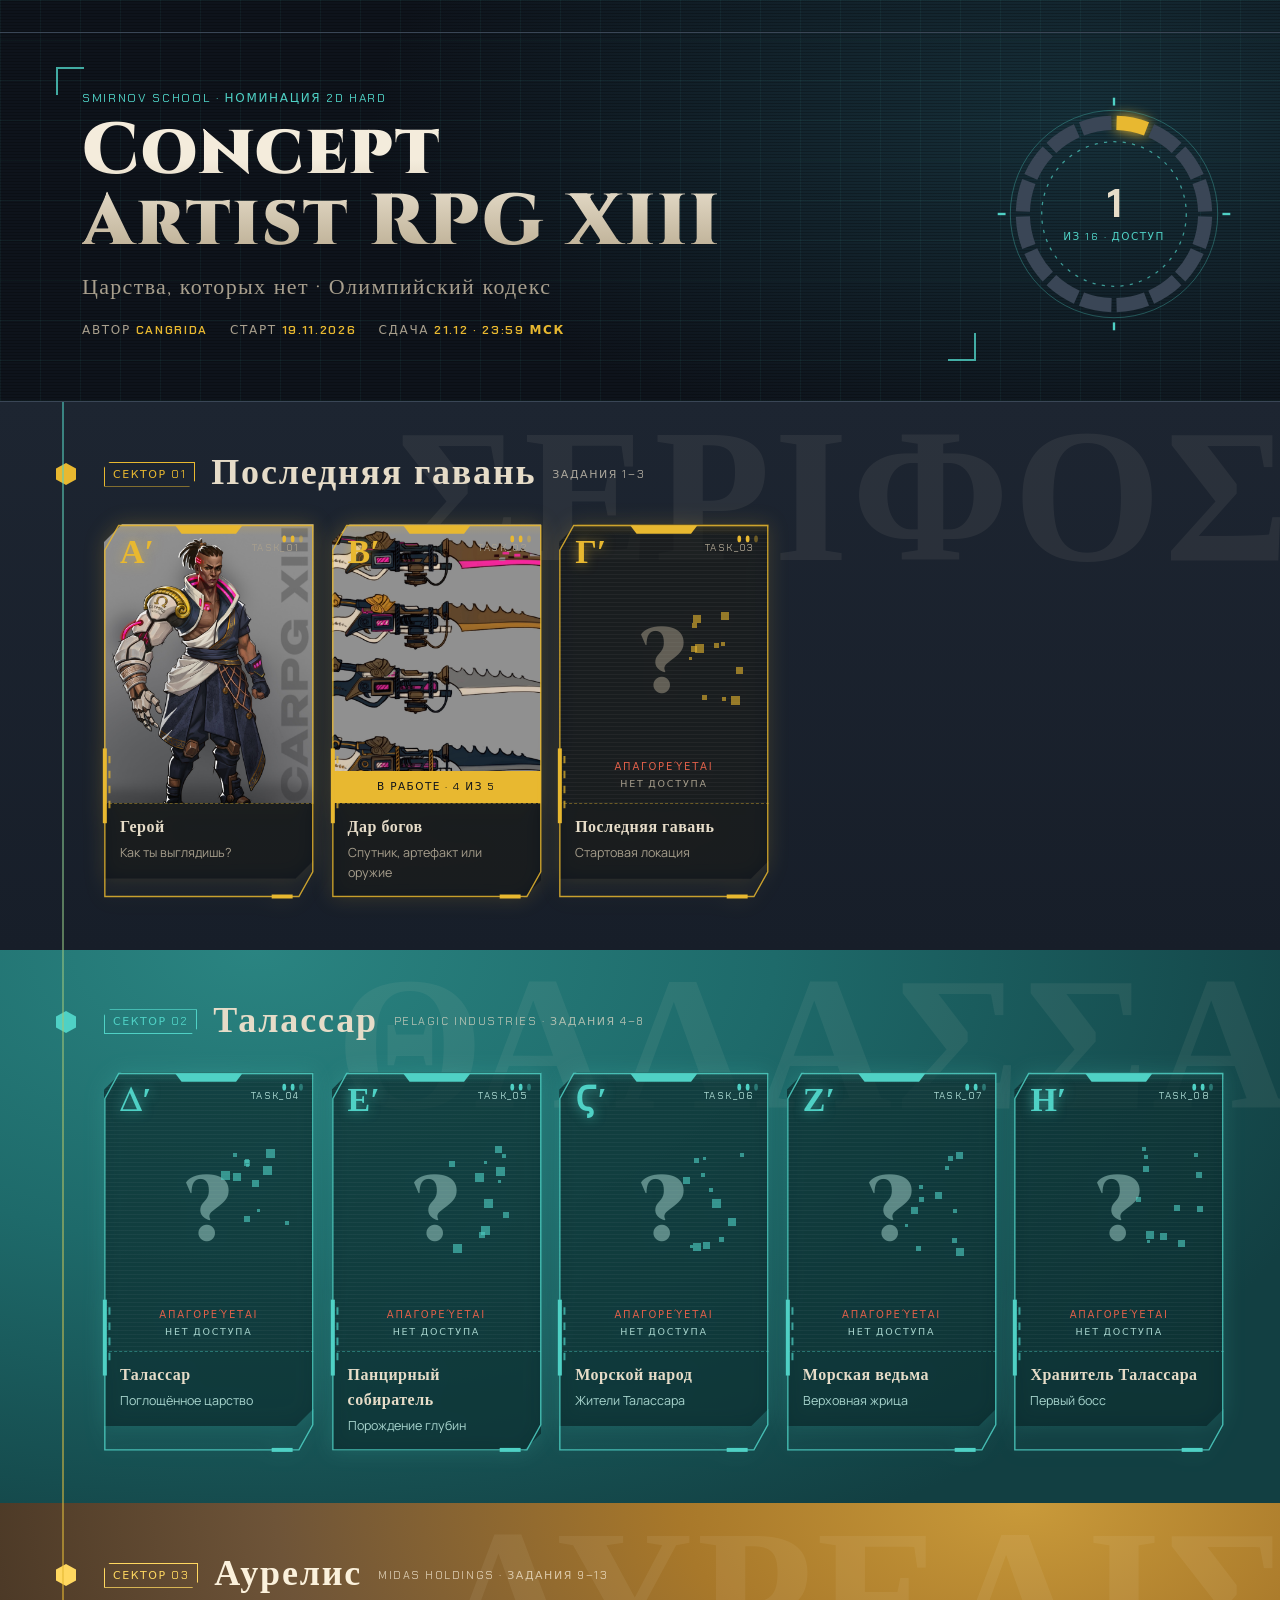
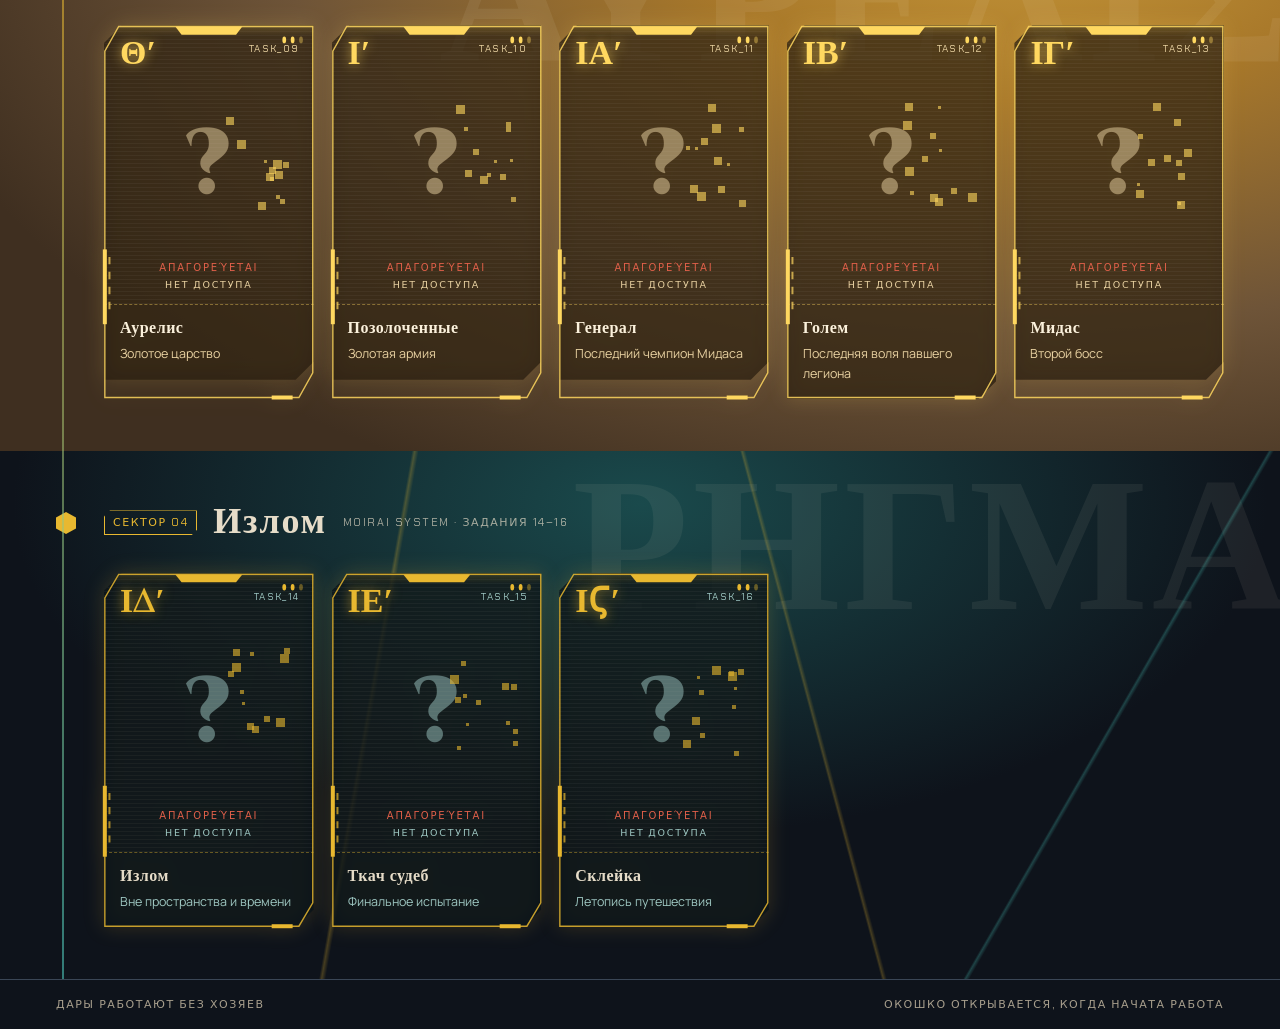
<file: carpg13/index.html>
<!doctype html>
<html lang="ru">
<head>
<meta charset="utf-8">
<meta name="viewport" content="width=device-width, initial-scale=1, viewport-fit=cover">
<style>:root{padding-top:env(safe-area-inset-top,0px);padding-bottom:env(safe-area-inset-bottom,0px)}body{margin:0}img{max-width:100%}[hidden]{display:none!important}</style>
<title>Адвент CARPG XIII</title>
<meta name="claude:viewport-fit-sides" content="cover">
<link rel="stylesheet" href="https://fonts.googleapis.com/css2?family=Cinzel:wght@500;700;900&family=Chakra+Petch:wght@400;600&family=Manrope:wght@400;600&display=swap">
<style>
/* Layout: экран молчащего сервера Olympus - шапка-терминал с круговой шкалой, сквозная дорожка-схема пути героя, полосы четырёх миров с HUD-окошками */
:root{
  --void:#0e131b; --night:#1d2531; --night-2:#252f3d; --line:#3a4656;
  --bone:#e6dcc8; --bone-dim:#a89f8d;
  --teal:#1e6a6a; --teal-deep:#123f42; --glow:#4fd1c5;
  --bronze:#6e5438; --bronze-deep:#3f2f20; --gold:#e8b830; --ochre:#a8782a;
  --alert:#e0604a;
  --display:"Cinzel","Trajan Pro",Georgia,serif;
  --hud:"Chakra Petch","Segoe UI",system-ui,sans-serif;
  --body:"Manrope","Segoe UI",system-ui,sans-serif;
  color-scheme:dark;
}
*{box-sizing:border-box}
body{background:var(--void);color:var(--bone);font-family:var(--body);font-size:15px;line-height:1.55;overflow-x:hidden}
.in{max-width:1200px;margin:0 auto;padding-left:max(16px,env(safe-area-inset-left,0px));padding-right:max(16px,env(safe-area-inset-right,0px))}
.hud{font-family:var(--hud);text-transform:uppercase;letter-spacing:.14em}

/* ===== шапка-терминал ===== */
header{position:relative;background:
  linear-gradient(rgba(79,209,197,.06) 1px,transparent 1px) 0 0/40px 40px,
  linear-gradient(90deg,rgba(79,209,197,.06) 1px,transparent 1px) 0 0/40px 40px,
  radial-gradient(80% 120% at 85% 30%,#16303a,var(--void) 70%);overflow:hidden;border-bottom:1px solid var(--line)}
header::after{content:"";position:absolute;inset:0;pointer-events:none;background:repeating-linear-gradient(0deg,rgba(0,0,0,.22) 0 1px,transparent 1px 3px)}
.ticker{border-bottom:1px solid var(--line);overflow:hidden;white-space:nowrap;font-size:11.5px;color:var(--glow);padding-block:7px;position:relative;z-index:1}
.ticker span{display:inline-block;padding-left:100%}
@media (prefers-reduced-motion:no-preference){.ticker span{animation:tick 38s linear infinite}}
@keyframes tick{to{transform:translateX(-100%)}}
.ticker b{color:var(--alert);font-weight:600}
.top{position:relative;z-index:1;display:grid;grid-template-columns:minmax(0,1fr) auto;gap:28px;align-items:center;padding-block:34px 40px}
@media (max-width:760px){.top{grid-template-columns:1fr}}
.brk{position:relative;padding:22px 26px}
.brk::before,.brk::after{content:"";position:absolute;width:26px;height:26px;border:2px solid var(--glow);opacity:.8}
.brk::before{top:0;left:0;border-right:0;border-bottom:0}
.brk::after{bottom:0;right:0;border-left:0;border-top:0}
.sys{font-size:12px;color:var(--glow)}
h1{font-family:var(--display);font-weight:900;font-size:clamp(32px,6.6vw,72px);line-height:.98;letter-spacing:.03em;margin:10px 0 12px;text-wrap:balance;
  background:linear-gradient(180deg,#f4ecdc 30%,#b9ab90);-webkit-background-clip:text;background-clip:text;color:transparent}
.theme{font-family:var(--display);font-size:clamp(16px,2.4vw,22px);color:var(--bone-dim);letter-spacing:.06em}
.byline{margin-top:16px;display:flex;flex-wrap:wrap;gap:8px 22px;font-size:12px;color:var(--bone-dim)}
.byline b{color:var(--gold);font-weight:600}
.gauge{width:220px;max-width:100%;justify-self:center;position:relative}
.gauge svg{width:100%;height:auto;display:block;overflow:visible}
.gauge .c{position:absolute;inset:0;display:grid;place-items:center;text-align:center}
.gauge .c strong{display:block;font-family:var(--hud);font-size:40px;line-height:1;color:var(--bone)}
.gauge .c span{display:block;font-size:10.5px;color:var(--glow);margin-top:6px}

/* ===== путь героя ===== */
main{position:relative}
.trace{position:absolute;top:0;bottom:0;left:max(22px,calc(50% - 600px + 22px));width:2px;background:linear-gradient(var(--glow),var(--gold) 55%,var(--glow));opacity:.55;z-index:2;pointer-events:none}
@media (max-width:900px){.trace{display:none}}

/* ===== миры ===== */
.realm{position:relative;overflow:hidden;padding-block:44px 52px}
.realm .in{position:relative;z-index:1}
@media (min-width:901px){.realm .in{padding-left:max(64px,env(safe-area-inset-left,0px))}}
.ghost{position:absolute;right:-1%;top:6px;font-family:var(--display);font-weight:900;font-size:clamp(70px,15vw,190px);line-height:1;letter-spacing:.02em;opacity:.07;pointer-events:none;white-space:nowrap;color:currentColor;z-index:0}
.head{display:flex;flex-wrap:wrap;align-items:center;gap:10px 16px;margin-bottom:22px;position:relative}
.node{position:absolute;left:-48px;top:50%;transform:translateY(-50%);width:20px;height:22px;background:var(--acc);clip-path:polygon(50% 0,100% 25%,100% 75%,50% 100%,0 75%,0 25%);filter:drop-shadow(0 0 8px var(--acc))}
@media (max-width:900px){.node{display:none}}
.sector{font-size:11px;color:var(--acc);border:1px solid var(--acc);padding:3px 8px;clip-path:polygon(6px 0,100% 0,100% calc(100% - 6px),calc(100% - 6px) 100%,0 100%,0 6px)}
.head h2{font-family:var(--display);font-weight:700;font-size:clamp(24px,3.6vw,36px);letter-spacing:.05em;margin:0}
.head .corp{font-size:11px;opacity:.7}
.r-harbor{background:linear-gradient(180deg,var(--night),#171e29);color:var(--bone);--acc:var(--gold);--card:rgba(14,19,27,.7);--dim:var(--bone-dim)}
.r-thal{background:radial-gradient(90% 120% at 20% 0%,#2a8481,var(--teal) 45%,var(--teal-deep));color:var(--bone);--acc:var(--glow);--card:rgba(10,40,42,.72);--dim:#a9d6cf}
.r-aur{background:radial-gradient(90% 120% at 80% 0%,#c99a3a,var(--ochre) 30%,var(--bronze) 65%,var(--bronze-deep));color:#fbf1dc;--acc:#ffd860;--card:rgba(40,28,16,.72);--dim:#ead3a3}
.r-rift{background:radial-gradient(70% 90% at 50% 10%,#1a4a4c,var(--void) 70%);color:var(--bone);--acc:var(--gold);--card:rgba(10,20,26,.78);--dim:#9fc8c3}
.r-rift::before{content:"";position:absolute;inset:0;pointer-events:none;opacity:.25;background:
  linear-gradient(100deg,transparent 30%,var(--gold) 30.2%,transparent 30.5%),
  linear-gradient(75deg,transparent 62%,var(--gold) 62.15%,transparent 62.4%),
  linear-gradient(120deg,transparent 80%,var(--glow) 80.15%,transparent 80.4%)}

.grid{display:grid;grid-template-columns:repeat(auto-fill,minmax(200px,1fr));gap:22px 18px}

/* ===== окошко-HUD ===== */
.door{position:relative;display:block;min-width:0;padding:0;border:0;background:none;color:inherit;font:inherit;text-align:left;filter:drop-shadow(0 0 10px color-mix(in srgb,var(--acc) 22%,transparent))}
.door .body{position:relative;background:var(--card);clip-path:polygon(18px 0,100% 0,100% calc(100% - 18px),calc(100% - 18px) 100%,0 100%,0 18px)}
.door svg.frame{position:absolute;inset:0;width:100%;height:100%;pointer-events:none;z-index:3;overflow:visible}
.door svg.frame *{vector-effect:non-scaling-stroke}
.pic{aspect-ratio:3/4;max-width:100%;position:relative;display:grid;place-items:center;overflow:hidden;
  background:repeating-linear-gradient(0deg,rgba(255,255,255,.04) 0 1px,transparent 1px 4px)}
.pic img{width:100%;height:100%;object-fit:cover;display:block}
.gr{position:absolute;top:12px;left:16px;font-family:var(--display);font-weight:900;font-size:34px;line-height:1;color:var(--acc);text-shadow:0 0 12px color-mix(in srgb,var(--acc) 60%,transparent)}
.tid{position:absolute;top:16px;right:14px;font-size:10px;color:var(--dim)}
.q{font-family:var(--display);font-weight:900;font-size:92px;line-height:1;color:var(--dim);opacity:.5;position:relative}
.q::before,.q::after{content:"?";position:absolute;inset:0;opacity:0}
@media (prefers-reduced-motion:no-preference){
  .q{animation:jit 3.6s steps(1) infinite}
  .q::before{color:var(--acc);animation:sl1 3.6s steps(1) infinite}
  .q::after{color:var(--alert);animation:sl2 3.6s steps(1) infinite}
  .px i{animation:fl 2.4s steps(2) infinite}
  .door:hover .scan{animation:scan 1.1s linear}
}
@keyframes jit{0%,88%,100%{transform:none}90%{transform:translate(3px,-1px)}93%{transform:translate(-4px,1px)}}
@keyframes sl1{0%,88%,100%{opacity:0}90%{opacity:.7;clip-path:inset(20% 0 55% 0);transform:translateX(-6px)}}
@keyframes sl2{0%,91%,100%{opacity:0}93%{opacity:.6;clip-path:inset(60% 0 15% 0);transform:translateX(7px)}}
@keyframes fl{50%{opacity:.15}}
@keyframes scan{from{top:-10%}to{top:110%}}
.scan{position:absolute;left:0;right:0;top:-10%;height:14%;background:linear-gradient(transparent,color-mix(in srgb,var(--acc) 35%,transparent),transparent);pointer-events:none;z-index:2}
.px{position:absolute;inset:0;pointer-events:none}
.px i{position:absolute;background:var(--acc);opacity:.6}
.deny{position:absolute;left:0;right:0;bottom:12px;text-align:center;font-size:10px;color:var(--alert);letter-spacing:.18em}
.deny small{display:block;color:var(--dim);font-size:9.5px;margin-top:2px}
.cap{padding:11px 16px 16px;border-top:1px dashed color-mix(in srgb,var(--acc) 40%,transparent);display:grid;gap:3px}
.cap strong{font-family:var(--display);font-weight:700;font-size:16px;letter-spacing:.03em;text-wrap:balance}
.cap span{font-size:12.5px;color:var(--dim)}
button.door{cursor:zoom-in}
a.door{text-decoration:none;cursor:pointer}
a.door:focus-visible{outline:2px solid var(--acc);outline-offset:4px}
.pic img{object-position:top}
.wip{position:absolute;left:0;right:0;bottom:0;padding:8px 10px;font-size:10.5px;color:var(--void);background:var(--acc);text-align:center;z-index:2}
button.door:focus-visible{outline:2px solid var(--acc);outline-offset:4px}

footer{border-top:1px solid var(--line);background:var(--void);font-size:11px;color:var(--bone-dim)}
footer .in{padding-block:16px;display:flex;flex-wrap:wrap;justify-content:space-between;gap:6px 16px}

/* lightbox */
.lb{position:fixed;inset:0;background:rgba(8,11,16,.96);z-index:20;display:grid;grid-template-rows:auto 1fr auto;
  padding:calc(12px + env(safe-area-inset-top,0px)) max(16px,env(safe-area-inset-right,0px)) calc(14px + env(safe-area-inset-bottom,0px)) max(16px,env(safe-area-inset-left,0px))}
.lb-top{display:flex;justify-content:space-between;align-items:center;gap:12px}
.lb-top h3{font-family:var(--display);font-weight:700;margin:0;font-size:20px;min-width:0}
.lb button{background:transparent;color:var(--glow);border:1px solid var(--glow);padding:6px 14px;font:600 12px var(--hud);letter-spacing:.14em;text-transform:uppercase;cursor:pointer;clip-path:polygon(6px 0,100% 0,100% calc(100% - 6px),calc(100% - 6px) 100%,0 100%,0 6px)}
.lb-img{overflow:auto;display:grid;place-items:center;min-height:0;margin-block:10px}
.lb-img img{max-width:100%;max-height:100%;cursor:zoom-in}
.lb-img.zoom{place-items:start}
.lb-img.zoom img{max-width:none;max-height:none;cursor:zoom-out}
.lb-desc{max-width:70ch;margin:0 auto;color:var(--bone-dim);font-size:14px;white-space:pre-line}
</style>
</head>
<body>

<header>
  <div class="ticker hud" aria-hidden="true"><span>Olympus Systems :: узел Сериф :: <b>ping olympus - нет ответа</b> :: Pelagic Industries - протоколы работают без оператора :: Midas Holdings - рост золота не остановлен :: Moirai System - нити судьбы рвутся :: дары активны · хозяева не отвечают :: <b>запрос доступа - отказано</b> ::</span></div>
  <div class="in top">
    <div class="brk">
      <div class="sys hud">Smirnov School · номинация 2D Hard</div>
      <h1>Concept Artist RPG XIII</h1>
      <div class="theme">Царства, которых нет · Олимпийский кодекс</div>
      <div class="byline hud"><span>Автор <b>Cangrida</b></span><span>Старт <b>19.11.2026</b></span><span>Сдача <b>21.12 · 23:59 МСК</b></span></div>
    </div>
    <div class="gauge" aria-label="Открыто окошек"><svg id="ring" viewBox="-70 -70 140 140"></svg>
      <div class="c"><div><strong id="opened">0</strong><span class="hud">из 16 · доступ</span></div></div></div>
  </div>
</header>

<main id="realms"><div class="trace" aria-hidden="true"></div></main>
<footer class="hud"><div class="in"><span>Дары работают без хозяев</span><span>Окошко открывается, когда начата работа</span></div></footer>

<div class="lb" id="lb" hidden role="dialog" aria-modal="true" aria-labelledby="lb-title">
  <div class="lb-top"><h3 id="lb-title"></h3><button type="button" id="lb-close">Закрыть</button></div>
  <div class="lb-img" id="lb-img"><img id="lb-pic" alt=""></div>
  <div class="lb-desc" id="lb-desc"></div>
</div>

<script>
/* Открыть окошко: положить картинку рядом (images/NN.jpg) и вписать img и desc. */
const REALMS=[
 {name:"Последняя гавань",ghost:"ΣΕΡΙΦΟΣ",sector:"сектор 01",corp:"задания 1–3",cls:"r-harbor",items:[1,2,3]},
 {name:"Талассар",ghost:"ΘΑΛΑΣΣΑ",sector:"сектор 02",corp:"Pelagic Industries · задания 4–8",cls:"r-thal",items:[4,5,6,7,8]},
 {name:"Аурелис",ghost:"ΑΥΡΕΛΙΣ",sector:"сектор 03",corp:"Midas Holdings · задания 9–13",cls:"r-aur",items:[9,10,11,12,13]},
 {name:"Излом",ghost:"ΡΗΓΜΑ",sector:"сектор 04",corp:"Moirai System · задания 14–16",cls:"r-rift",items:[14,15,16]}
];
const TASKS={
 1:{title:"Герой",sub:"Как ты выглядишь?",img:"images/01-final.jpg",desc:"",page:"task-01.html"},
 2:{title:"Дар богов",sub:"Спутник, артефакт или оружие",img:null,desc:"",page:"task-02.html",cover:"images/02-cvet.jpg",wip:"в работе · 4 из 5"},
 3:{title:"Последняя гавань",sub:"Стартовая локация",img:null,desc:""},
 4:{title:"Талассар",sub:"Поглощённое царство",img:null,desc:""},
 5:{title:"Панцирный собиратель",sub:"Порождение глубин",img:null,desc:""},
 6:{title:"Морской народ",sub:"Жители Талассара",img:null,desc:""},
 7:{title:"Морская ведьма",sub:"Верховная жрица",img:null,desc:""},
 8:{title:"Хранитель Талассара",sub:"Первый босс",img:null,desc:""},
 9:{title:"Аурелис",sub:"Золотое царство",img:null,desc:""},
 10:{title:"Позолоченные",sub:"Золотая армия",img:null,desc:""},
 11:{title:"Генерал",sub:"Последний чемпион Мидаса",img:null,desc:""},
 12:{title:"Голем",sub:"Последняя воля павшего легиона",img:null,desc:""},
 13:{title:"Мидас",sub:"Второй босс",img:null,desc:""},
 14:{title:"Излом",sub:"Вне пространства и времени",img:null,desc:""},
 15:{title:"Ткач судеб",sub:"Финальное испытание",img:null,desc:""},
 16:{title:"Склейка",sub:"Летопись путешествия",img:null,desc:""}
};
const GR=["","Α′","Β′","Γ′","Δ′","Ε′","Ϛ′","Ζ′","Η′","Θ′","Ι′","ΙΑ′","ΙΒ′","ΙΓ′","ΙΔ′","ΙΕ′","ΙϚ′"];
const FRAME=`<svg class="frame" viewBox="0 0 100 100" preserveAspectRatio="none" aria-hidden="true">
 <path d="M7 0.4 H99.6 V93 L93 99.6 H0.4 V7 Z" fill="none" stroke="var(--acc)" stroke-width="1.4" opacity=".85"/>
 <path d="M34 0.4 H66 L63 2.6 H37 Z" fill="var(--acc)"/>
 <path d="M0.4 60 V80" stroke="var(--acc)" stroke-width="4"/>
 <path d="M2.6 62 V64 M2.6 66 V68 M2.6 70 V72 M2.6 74 V76" stroke="var(--acc)" stroke-width="2" opacity=".7"/>
 <path d="M80 99.6 H90" stroke="var(--acc)" stroke-width="4"/>
 <circle cx="86" cy="4" r=".9" fill="var(--acc)"/><circle cx="90" cy="4" r=".9" fill="var(--acc)"/><circle cx="94" cy="4" r=".9" fill="var(--acc)" opacity=".4"/>
</svg>`;
function pixels(seed){let s=seed*7919;const r=()=>(s=(s*9301+49297)%233280)/233280;let h="";
  for(let k=0;k<12;k++){const sz=3+Math.floor(r()*7);h+=`<i style="left:${55+r()*32}%;top:${26+r()*38}%;width:${sz}px;height:${sz}px;animation-delay:${(r()*2).toFixed(2)}s"></i>`;}return h;}
const main=document.getElementById("realms");let opened=0;
for(const r of REALMS){
  const sec=document.createElement("section");sec.className="realm "+r.cls;
  sec.innerHTML=`<div class="ghost" aria-hidden="true">${r.ghost}</div><div class="in"><div class="head"><span class="node" aria-hidden="true"></span><span class="sector hud">${r.sector}</span><h2>${r.name}</h2><span class="corp hud">${r.corp}</span></div><div class="grid"></div></div>`;
  const grid=sec.querySelector(".grid");
  for(const n of r.items){
    const t=TASKS[n];const open=!!t.img;if(open)opened++;const page=!!t.page;
    const el=document.createElement(page?"a":open?"button":"div");el.className="door";
    if(page){el.href=t.page;el.setAttribute("aria-label",`Открыть страницу: ${n}. ${t.title}`);}
    else if(open){el.type="button";el.setAttribute("aria-label",`Открыть: ${n}. ${t.title}`);el.addEventListener("click",()=>show(n));}
    const cover=t.img||t.cover;
    el.innerHTML=`<div class="body"><div class="pic">${cover?`<img src="${cover}" alt="${t.title}" loading="lazy">${t.wip&&!t.img?`<span class="wip hud">${t.wip}</span>`:""}`
      :`<span class="q" aria-hidden="true">?</span><div class="px" aria-hidden="true">${pixels(n)}</div><div class="deny hud">απαγορεύεται<small>нет доступа</small></div>`}
      <span class="gr" aria-hidden="true">${GR[n]}</span><span class="tid hud">task_${String(n).padStart(2,"0")}</span><span class="scan" aria-hidden="true"></span></div>
      <div class="cap"><strong>${t.title}</strong><span>${t.sub}</span></div></div>${FRAME}`;
    grid.appendChild(el);
  }
  main.appendChild(sec);
}
/* круговая шкала из 16 сегментов */
(function(){const svg=document.getElementById("ring");let h="";const R=58,gap=3.2;
  for(let i=0;i<16;i++){const a0=(i*22.5+gap/2-90)*Math.PI/180,a1=((i+1)*22.5-gap/2-90)*Math.PI/180;
    const p=(a,rr)=>`${(rr*Math.cos(a)).toFixed(2)} ${(rr*Math.sin(a)).toFixed(2)}`;
    const lit=i<opened;
    h+=`<path d="M${p(a0,R)} A${R} ${R} 0 0 1 ${p(a1,R)}" fill="none" stroke="${lit?"#e8b830":"#3a4656"}" stroke-width="9" ${lit?'style="filter:drop-shadow(0 0 4px #e8b830)"':""}/>`;}
  h+=`<circle r="46" fill="none" stroke="#4fd1c5" stroke-width=".8" stroke-dasharray="2 4" opacity=".7"/>`;
  h+=`<circle r="66" fill="none" stroke="#4fd1c5" stroke-width=".6" opacity=".35"/>`;
  for(let i=0;i<4;i++){const a=i*Math.PI/2;h+=`<line x1="${(69*Math.cos(a)).toFixed(1)}" y1="${(69*Math.sin(a)).toFixed(1)}" x2="${(74*Math.cos(a)).toFixed(1)}" y2="${(74*Math.sin(a)).toFixed(1)}" stroke="#4fd1c5" stroke-width="1.5"/>`;}
  svg.innerHTML=h;})();
document.getElementById("opened").textContent=opened;
const lb=document.getElementById("lb"),pic=document.getElementById("lb-pic"),box=document.getElementById("lb-img");let last=null;
function show(n){const t=TASKS[n];last=document.activeElement;document.getElementById("lb-title").textContent=`${GR[n]} ${t.title}`;
  pic.src=t.img;pic.alt=t.title;document.getElementById("lb-desc").textContent=t.desc||"";box.classList.remove("zoom");lb.hidden=false;document.getElementById("lb-close").focus();}
function hide(){lb.hidden=true;if(last)last.focus();}
pic.addEventListener("click",()=>box.classList.toggle("zoom"));
document.getElementById("lb-close").addEventListener("click",hide);
lb.addEventListener("click",e=>{if(e.target===lb)hide();});
document.addEventListener("keydown",e=>{if(e.key==="Escape"&&!lb.hidden)hide();});
</script>

</body>
</html>
</file>
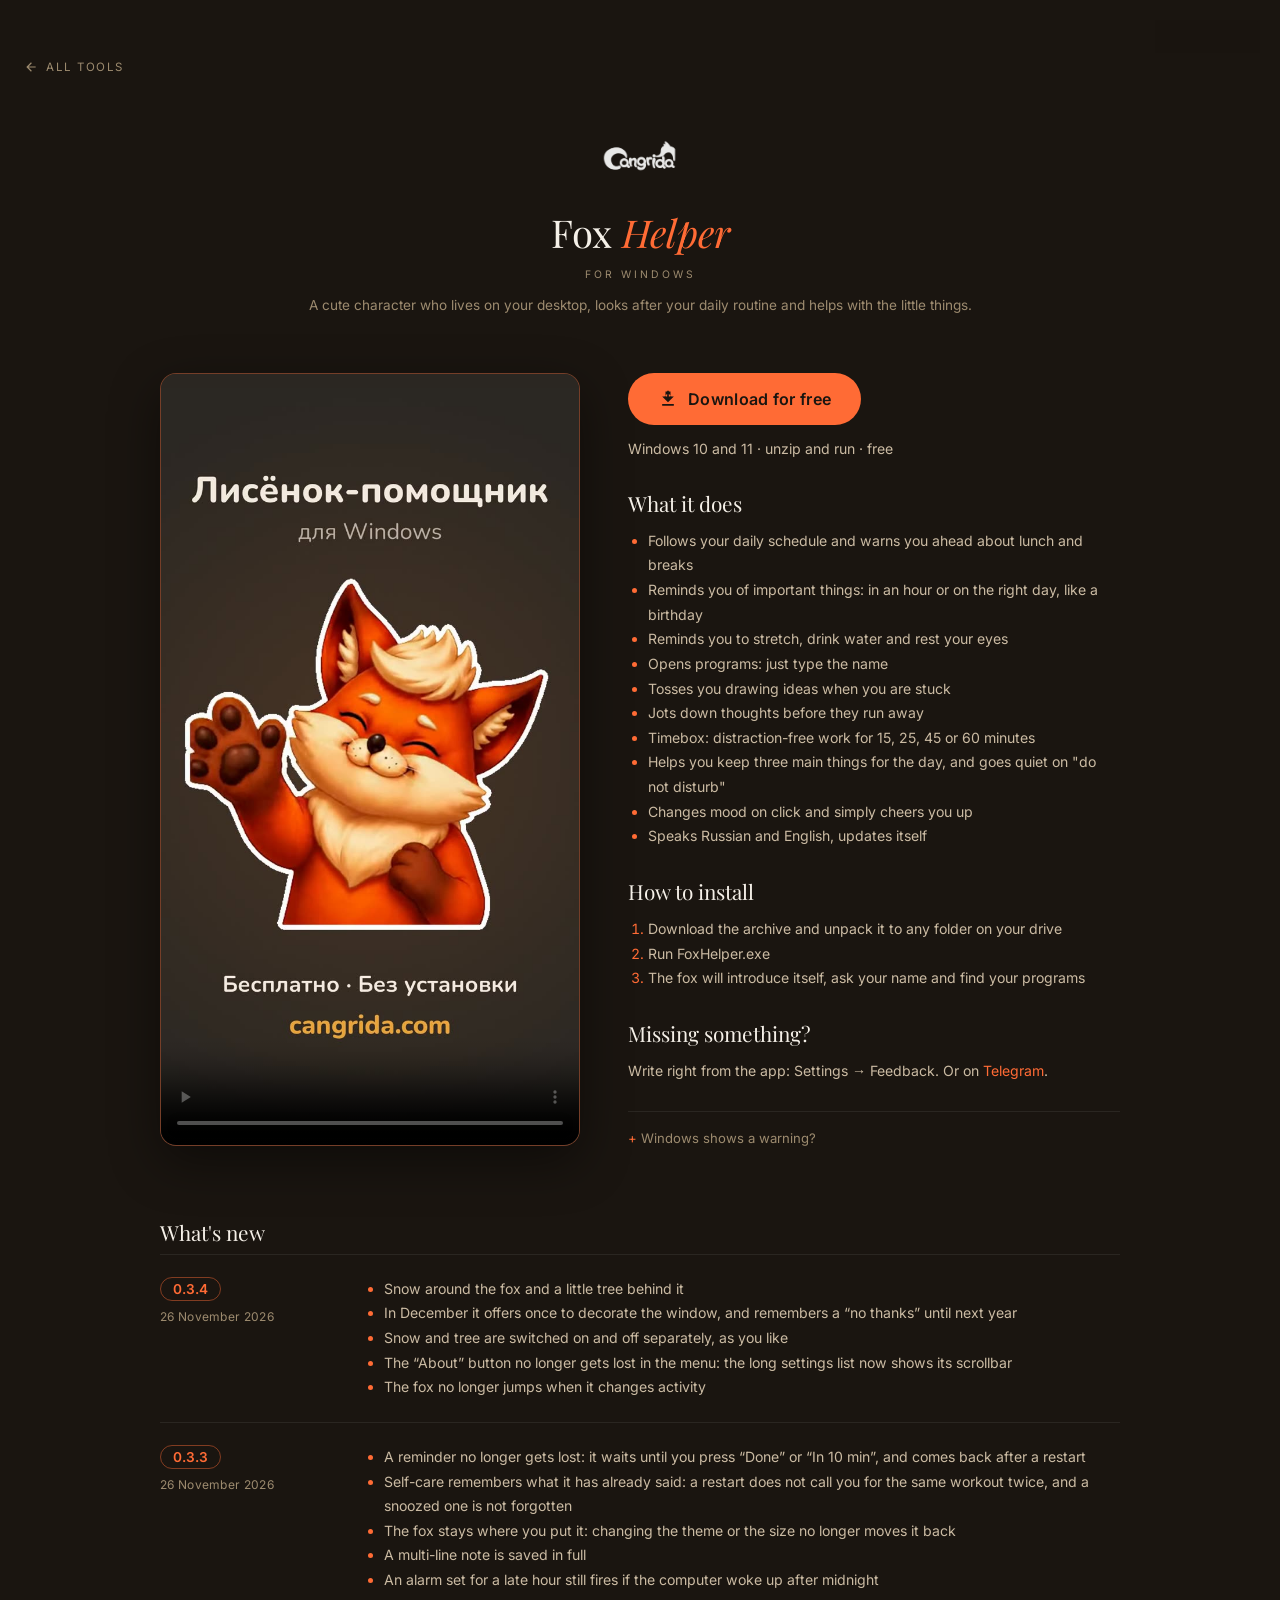
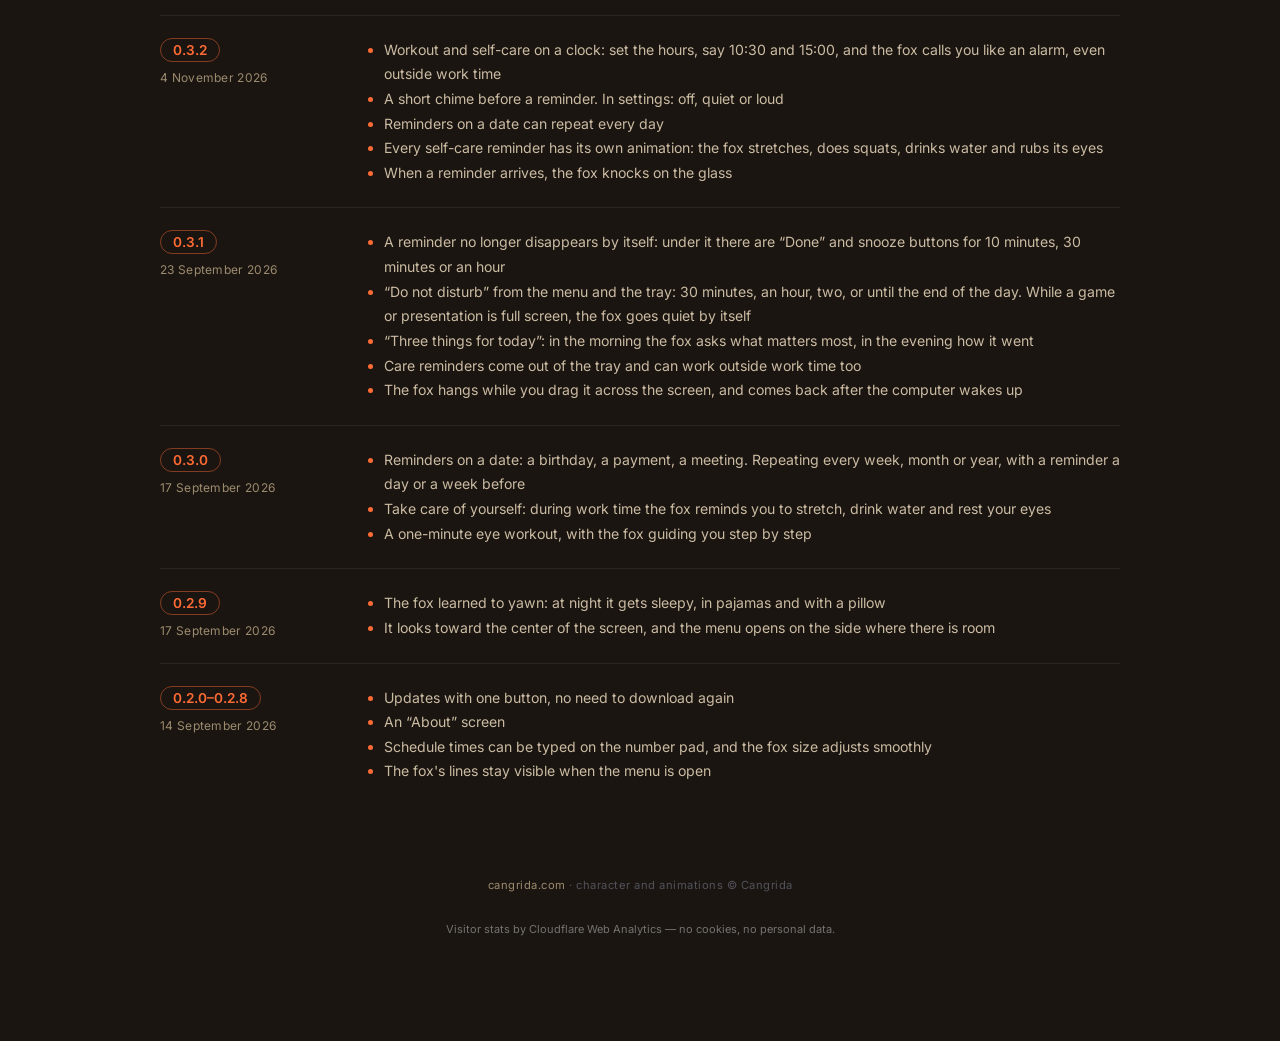
<file: fox-helper.html>
<!DOCTYPE html>
<html lang="ru">
<head>
<meta charset="UTF-8">
<meta name="viewport" content="width=device-width, initial-scale=1.0">
<title>Лисёнок-помощник для Windows · cangrida.com</title>
<meta name="description" content="Милый лисёнок на рабочем столе: следит за распорядком дня, напоминает, открывает программы и подкидывает идеи. Бесплатно для Windows.">
<meta property="og:type" content="website">
<meta property="og:url" content="https://cangrida.com/fox-helper.html">
<meta property="og:title" content="Лисёнок-помощник для Windows">
<meta property="og:description" content="Милый лисёнок на рабочем столе: следит за распорядком дня и помогает с мелочами. Бесплатно.">
<meta property="og:image" content="https://cangrida.com/posters/v-foxhelper.jpg">
<link rel="stylesheet" href="fonts.css">
<style>
*,*::before,*::after{box-sizing:border-box;margin:0;padding:0}

*,*::before,*::after{box-sizing:border-box;margin:0;padding:0}

body {
  font-family: 'Inter', sans-serif;
  background: #1a1510;
  color: #f5f0e8;
  min-height: 100vh;
  display: flex;
  flex-direction: column;
  align-items: center;
  padding: 60px 24px 80px;
}

.back-link {
  display: inline-flex;
  align-items: center;
  gap: 8px;
  text-decoration: none;
  color: #9d8b6f;
  font-size: 0.72rem;
  letter-spacing: 1.5px;
  text-transform: uppercase;
  transition: color 0.25s;
  margin-bottom: 60px;
  align-self: flex-start;
  max-width: 900px;
  width: 100%;
}
.back-link:hover { color: #ff6b35; }
.back-link svg { width: 14px; height: 14px; fill: currentColor; }

.page-header {
  text-align: center;
  margin-bottom: 56px;
  width: 100%;
  max-width: 900px;
}
.page-header .logo {
  height: 44px;
  width: auto;
  opacity: 0.9;
  margin-bottom: 28px;
}
.page-label {
  font-size: 0.65rem;
  letter-spacing: 3px;
  text-transform: uppercase;
  color: #9d8b6f;
  margin-bottom: 16px;
}
.page-title {
  font-family: 'Playfair Display', serif;
  font-size: 2.4rem;
  font-weight: 400;
  line-height: 1.15;
  color: #f5f0e8;
}
.page-title em {
  color: #ff6b35;
  font-style: italic;
}
.page-subtitle {
  margin-top: 14px;
  font-size: 0.85rem;
  color: #9d8b6f;
  line-height: 1.6;
}


.page-label.fh-under { margin: 14px 0 0; }
.fh { width: 100%; max-width: 960px; display: grid; grid-template-columns: minmax(0, 420px) 1fr; gap: 48px; align-items: stretch; }
/* блок ролика тянется на всю высоту текста справа; ролик вписан целиком,
   поля сверху и снизу в цвет краёв самого ролика, поэтому не видны */
.fh-video { width: 100%; height: 100%; min-height: 560px; border-radius: 16px; overflow: hidden; background: #2b2722;
  border: 1px solid rgba(255,107,53,0.35); box-shadow: 0 16px 50px rgba(0,0,0,0.45); display: flex; align-items: center; }
.fh-video video { width: 100%; height: 100%; display: block; object-fit: contain; background: #2b2722; }
.fh-side { display: flex; flex-direction: column; gap: 28px; }
.fh-download { display: inline-flex; align-items: center; justify-content: center; gap: 10px; align-self: flex-start;
  background: #ff6b35; color: #1a1510; text-decoration: none; font-weight: 600; font-size: 1rem; letter-spacing: 0.3px;
  padding: 16px 30px; border-radius: 999px; transition: transform 0.2s, box-shadow 0.2s; }
.fh-download:hover { transform: translateY(-2px); box-shadow: 0 10px 30px rgba(255,107,53,0.35); }
.fh-download svg { width: 20px; height: 20px; fill: currentColor; }
.fh-meta { font-size: 0.78rem; color: #9d8b6f; margin-top: -16px; }
.fh h2 { font-family: 'Playfair Display', serif; font-weight: 400; font-size: 1.3rem; color: #f5f0e8; margin-bottom: 12px; }
.fh ul, .fh ol { padding-left: 20px; color: #cbbba3; font-size: 0.88rem; line-height: 1.75; }
.fh li::marker { color: #ff6b35; }
.fh p { color: #cbbba3; font-size: 0.88rem; line-height: 1.7; }
.fh a.inline { color: #ff6b35; text-decoration: none; }
.fh a.inline:hover { text-decoration: underline; }
.fh-faq { border-top: 1px solid rgba(255,255,255,0.07); padding-top: 18px; }
.fh-faq summary { cursor: pointer; color: #9d8b6f; font-size: 0.82rem; list-style: none; }
.fh-faq summary::-webkit-details-marker { display: none; }
.fh-faq summary::before { content: '+ '; color: #ff6b35; }
.fh-faq[open] summary::before { content: '− '; }
.fh-faq summary:hover { color: #ff6b35; }
.fh-faq p { margin-top: 10px; font-size: 0.82rem; }
/* что нового: история версий под приложением */
.fh-log { width: 100%; max-width: 960px; margin-top: 72px; }
.fh-log h2 { font-family: 'Playfair Display', serif; font-weight: 400; font-size: 1.3rem; color: #f5f0e8; margin-bottom: 8px; }
.fh-rel { display: grid; grid-template-columns: 180px 1fr; gap: 24px; padding: 22px 0; border-top: 1px solid rgba(255,255,255,0.07); }
.fh-ver { display: inline-block; font-weight: 600; color: #ff6b35; border: 1px solid rgba(255,107,53,0.45); border-radius: 999px; padding: 3px 12px; font-size: 0.85rem; }
.fh-date { display: block; margin-top: 8px; font-size: 0.75rem; color: #9d8b6f; letter-spacing: 0.3px; }
.fh-rel ul { padding-left: 20px; color: #cbbba3; font-size: 0.88rem; line-height: 1.75; }
.fh-rel li::marker { color: #ff6b35; }
@media (max-width: 760px) {
  .fh-rel { grid-template-columns: 1fr; gap: 10px; }
  .fh { grid-template-columns: 1fr; gap: 32px; }
  .fh-video { max-width: 360px; margin: 0 auto; height: auto; min-height: 0; aspect-ratio: 9/16; }
  .fh-download { align-self: stretch; }
}
.page-footer {
  margin-top: 72px;
  text-align: center;
  font-size: 0.7rem;
  color: #52525b;
  letter-spacing: 0.5px;
}
.page-footer a { color: #9d8b6f; text-decoration: none; }
.page-footer a:hover { color: #ff6b35; }

/* ===== LANGUAGE SWITCHER ===== */
.lang-switch {
  position: fixed;
  top: 20px;
  right: 20px;
  z-index: 1000;
  display: flex;
  border: 1px solid rgba(255, 107, 53, 0.5);
  border-radius: 6px;
  overflow: hidden;
  background: rgba(26, 21, 16, 0.7);
  backdrop-filter: blur(6px);
}
.lang-switch button {
  padding: 8px 16px;
  background: transparent;
  color: #9d8b6f;
  border: none;
  cursor: pointer;
  font-family: 'Inter', sans-serif;
  font-size: 0.75rem;
  letter-spacing: 1.5px;
  text-transform: uppercase;
  transition: all 0.3s ease;
}
.lang-switch button.active {
  background: #ff6b35;
  color: #1a1510;
}
.lang-switch button:not(.active):hover { color: #ff6b35; }

@media (max-width: 600px) {
  body { padding: 40px 16px 60px; }
  .page-title { font-size: 1.8rem; }
  .tools-grid { grid-template-columns: 1fr; }
  .back-link { margin-bottom: 40px; }
}
</style>
</head>
<body>

<div class="lang-switch">
  <button data-lang="ru" class="active">RU</button>
  <button data-lang="en">EN</button>
</div>

<a href="tools.html" class="back-link">
  <svg viewBox="0 0 24 24"><path d="M20 11H7.83l5.59-5.59L12 4l-8 8 8 8 1.41-1.41L7.83 13H20v-2z"/></svg>
  <span data-i18n="back">Все инструменты</span>
</a>

<div class="page-header">
  <img src="logo_cangrida_white_small.png" alt="Cangrida" class="logo" width="360" height="209" decoding="async">
  <h1 class="page-title" data-i18n="title">Лисёнок-<em>помощник</em></h1>
  <p class="page-label fh-under" data-i18n="label">Для Windows</p>
  <p class="page-subtitle" data-i18n="subtitle">Милый персонаж, который живёт на рабочем столе, заботится о вашем распорядке дня и помогает с мелочами.</p>
</div>

<div class="fh">
  <div class="fh-video">
    <video src="videos/foxhelper-short.mp4" poster="posters/v-foxhelper.jpg" muted loop autoplay playsinline controls preload="metadata"></video>
  </div>

  <div class="fh-side">
    <a class="fh-download" href="https://github.com/Cangrida/foxhelper/releases/latest/download/FoxHelper-win64.zip">
      <svg viewBox="0 0 24 24"><path d="M5 20h14v-2H5v2zm7-18l-1.41 1.41L16.17 9H13V2h-2v7H7.83l5.58-5.59L12 2zM19 9h-4V3H9v6H5l7 7 7-7z"/></svg>
      <span data-i18n="download">Скачать бесплатно</span>
    </a>
    <p class="fh-meta" data-i18n="meta">Windows 10 и 11 · распаковать и запустить · бесплатно</p>

    <div>
      <h2 data-i18n="what_h">Что умеет</h2>
      <ul>
        <li data-i18n="f1">Живёт по вашему расписанию дня и заранее предупреждает об обеде и перерывах</li>
        <li data-i18n="f2">Напоминает о важном: через час или в нужный день, например о дне рождения</li>
        <li data-i18n="f9">Зовёт размяться, попить воды и дать отдых глазам</li>
        <li data-i18n="f3">Открывает программы: достаточно написать название</li>
        <li data-i18n="f4">Подкидывает идеи для рисунков, когда вы застряли</li>
        <li data-i18n="f5">Записывает мысли, пока они не убежали</li>
        <li data-i18n="f6">Таймбокс: работа без отвлечений 15, 25, 45 или 60 минут</li>
        <li data-i18n="f10">Помогает держать три главных дела на день и молчит по команде «не беспокоить»</li>
        <li data-i18n="f7">Меняет настроение по клику и просто радует</li>
        <li data-i18n="f8">Говорит по-русски и по-английски, обновляется сам</li>
      </ul>
    </div>

    <div>
      <h2 data-i18n="how_h">Как установить</h2>
      <ol>
        <li data-i18n="s1">Скачайте архив и распакуйте его в любую папку на своём диске</li>
        <li data-i18n="s2">Запустите FoxHelper.exe</li>
        <li data-i18n="s3">Лисёнок познакомится, спросит имя и сам найдёт ваши программы</li>
      </ol>
    </div>

    <div>
      <h2 data-i18n="fb_h">Чего не хватает?</h2>
      <p data-i18n="fb">Напишите прямо из программы: Настройки → Обратная связь. Или в <a class="inline" href="https://t.me/cangrida">телеграм</a>.</p>
    </div>

    <details class="fh-faq">
      <summary data-i18n="faq_q">Windows показывает предупреждение?</summary>
      <p data-i18n="faq_a">Windows так встречает любую новую программу без платной подписи издателя. Нажмите «Подробнее», затем «Выполнить в любом случае». Лисёнок не просит прав администратора, ничего не устанавливает в систему, а всё, что он о вас знает, хранится обычными файлами в одной папке на вашем компьютере.</p>
    </details>
  </div>
</div>

<section class="fh-log">
  <h2 data-i18n="log_h">Что нового</h2>
  <div class="fh-rel">
    <div><span class="fh-ver">0.3.4</span><span class="fh-date" data-i18n="d26nov">26 ноября 2026</span></div>
    <ul>
      <li data-i18n="r034_1">Снег вокруг лисёнка и ёлочка за спиной</li>
      <li data-i18n="r034_2">В декабре он один раз предложит нарядить окошко, а «не надо» запомнит до следующего года</li>
      <li data-i18n="r034_3">Снег и ёлочка включаются и отключаются отдельно, по желанию</li>
      <li data-i18n="r034_4">Кнопка «О программе» больше не теряется в меню: в длинном списке настроек стало видно полосу прокрутки</li>
      <li data-i18n="r034_5">Лисёнок больше не подпрыгивает при смене занятия</li>
    </ul>
  </div>
  <div class="fh-rel">
    <div><span class="fh-ver">0.3.3</span><span class="fh-date" data-i18n="d26nov">26 ноября 2026</span></div>
    <ul>
      <li data-i18n="r033_1">Напоминание больше не теряется: оно ждёт, пока вы нажмёте «Готово» или «Через 10 минут», и возвращается на экран после перезапуска</li>
      <li data-i18n="r033_2">Забота о себе помнит, о чём уже говорила: перезапуск не зовёт на зарядку второй раз, а отложенное не пропадает</li>
      <li data-i18n="r033_3">Лисёнок остаётся там, куда его поставили: смена темы или размера больше не возвращает его на прежнее место</li>
      <li data-i18n="r033_4">Заметка в несколько строк сохраняется целиком</li>
      <li data-i18n="r033_5">Будильник на поздний час срабатывает, даже если компьютер проснулся уже после полуночи</li>
    </ul>
  </div>
  <div class="fh-rel">
    <div><span class="fh-ver">0.3.2</span><span class="fh-date" data-i18n="d4nov">4 ноября 2026</span></div>
    <ul>
      <li data-i18n="r032_1">Зарядка и забота по часам: можно назначить время, например 10:30 и 15:00, и лисёнок позовёт как будильник, даже вне рабочего времени</li>
      <li data-i18n="r032_2">Перед напоминанием короткий сигнал. В настройках: без звука, тихо или громко</li>
      <li data-i18n="r032_3">Напоминания на дату умеют повторяться каждый день</li>
      <li data-i18n="r032_4">У каждого напоминания о себе своя анимация: лисёнок потягивается, приседает, пьёт воду и трёт глаза</li>
      <li data-i18n="r032_5">Когда приходит напоминание, лисёнок стучит по стеклу</li>
    </ul>
  </div>
  <div class="fh-rel">
    <div><span class="fh-ver">0.3.1</span><span class="fh-date" data-i18n="d23">23 сентября 2026</span></div>
    <ul>
      <li data-i18n="r031_1">Напоминание больше не исчезает само: под ним кнопки «Готово» и «отложить на 10 минут, 30 минут или час»</li>
      <li data-i18n="r031_2">«Не беспокоить» из меню и из трея: на 30 минут, час, два или до конца дня. Пока на весь экран открыта игра или презентация, лисёнок молчит сам</li>
      <li data-i18n="r031_3">«Три дела на сегодня»: утром лисёнок спрашивает, какие дела главные, вечером что получилось</li>
      <li data-i18n="r031_4">Забота выходит из трея и умеет напоминать не только в рабочее время</li>
      <li data-i18n="r031_5">Лисёнок повисает, когда его тащат по экрану, и возвращается на место после сна компьютера</li>
    </ul>
  </div>
  <div class="fh-rel">
    <div><span class="fh-ver">0.3.0</span><span class="fh-date" data-i18n="d17">17 сентября 2026</span></div>
    <ul>
      <li data-i18n="r030_1">Напоминания на дату: день рождения, оплата, встреча. С повтором каждую неделю, месяц или год и напоминанием за день или за неделю</li>
      <li data-i18n="r030_2">Забота о себе: в рабочее время лисёнок зовёт размяться, попить воды и дать отдых глазам</li>
      <li data-i18n="r030_3">Зарядка для глаз на минуту: лисёнок ведёт по шагам</li>
    </ul>
  </div>
  <div class="fh-rel">
    <div><span class="fh-ver">0.2.9</span><span class="fh-date" data-i18n="d17">17 сентября 2026</span></div>
    <ul>
      <li data-i18n="r029_1">Лисёнок научился зевать: ночью он сонный, в пижаме и с подушкой</li>
      <li data-i18n="r029_2">Смотрит к центру экрана, а меню открывается с той стороны, где есть место</li>
    </ul>
  </div>
  <div class="fh-rel">
    <div><span class="fh-ver">0.2.0–0.2.8</span><span class="fh-date" data-i18n="d14">14 сентября 2026</span></div>
    <ul>
      <li data-i18n="r020_1">Обновление одной кнопкой, без повторного скачивания</li>
      <li data-i18n="r020_2">Экран «О программе»</li>
      <li data-i18n="r020_3">Время в расписании вводится с цифрового блока, размер лисёнка настраивается плавно</li>
      <li data-i18n="r020_4">Реплика лисёнка видна и при открытом меню</li>
    </ul>
  </div>
</section>

<div class="page-footer">
  <a href="index.html">cangrida.com</a> · <span data-i18n="rights">персонаж и анимации © Cangrida</span>
</div>

<script>
const I18N = {
  back:     { ru: 'Все инструменты', en: 'All tools' },
  label:    { ru: 'Для Windows', en: 'For Windows' },
  title:    { ru: 'Лисёнок-<em>помощник</em>', en: 'Fox <em>Helper</em>' },
  subtitle: { ru: 'Милый персонаж, который живёт на рабочем столе, заботится о вашем распорядке дня и помогает с мелочами.', en: 'A cute character who lives on your desktop, looks after your daily routine and helps with the little things.' },
  download: { ru: 'Скачать бесплатно', en: 'Download for free' },
  meta:     { ru: 'Windows 10 и 11 · распаковать и запустить · бесплатно', en: 'Windows 10 and 11 · unzip and run · free' },
  what_h:   { ru: 'Что умеет', en: 'What it does' },
  f1: { ru: 'Живёт по вашему расписанию дня и заранее предупреждает об обеде и перерывах', en: 'Follows your daily schedule and warns you ahead about lunch and breaks' },
  f2: { ru: 'Напоминает о важном: через час или в нужный день, например о дне рождения', en: 'Reminds you of important things: in an hour or on the right day, like a birthday' },
  f10: { ru: 'Помогает держать три главных дела на день и молчит по команде «не беспокоить»', en: 'Helps you keep three main things for the day, and goes quiet on "do not disturb"' },
  f9: { ru: 'Зовёт размяться, попить воды и дать отдых глазам', en: 'Reminds you to stretch, drink water and rest your eyes' },
  f3: { ru: 'Открывает программы: достаточно написать название', en: 'Opens programs: just type the name' },
  f4: { ru: 'Подкидывает идеи для рисунков, когда вы застряли', en: 'Tosses you drawing ideas when you are stuck' },
  f5: { ru: 'Записывает мысли, пока они не убежали', en: 'Jots down thoughts before they run away' },
  f6: { ru: 'Таймбокс: работа без отвлечений 15, 25, 45 или 60 минут', en: 'Timebox: distraction-free work for 15, 25, 45 or 60 minutes' },
  f7: { ru: 'Меняет настроение по клику и просто радует', en: 'Changes mood on click and simply cheers you up' },
  f8: { ru: 'Говорит по-русски и по-английски, обновляется сам', en: 'Speaks Russian and English, updates itself' },
  how_h:    { ru: 'Как установить', en: 'How to install' },
  s1: { ru: 'Скачайте архив и распакуйте его в любую папку на своём диске', en: 'Download the archive and unpack it to any folder on your drive' },
  s2: { ru: 'Запустите FoxHelper.exe', en: 'Run FoxHelper.exe' },
  s3: { ru: 'Лисёнок познакомится, спросит имя и сам найдёт ваши программы', en: 'The fox will introduce itself, ask your name and find your programs' },
  fb_h: { ru: 'Чего не хватает?', en: 'Missing something?' },
  fb:   { ru: 'Напишите прямо из программы: Настройки → Обратная связь. Или в <a class="inline" href="https://t.me/cangrida">телеграм</a>.', en: 'Write right from the app: Settings → Feedback. Or on <a class="inline" href="https://t.me/cangrida">Telegram</a>.' },
  faq_q: { ru: 'Windows показывает предупреждение?', en: 'Windows shows a warning?' },
  faq_a: { ru: 'Windows так встречает любую новую программу без платной подписи издателя. Нажмите «Подробнее», затем «Выполнить в любом случае». Лисёнок не просит прав администратора, ничего не устанавливает в систему, а всё, что он о вас знает, хранится обычными файлами в одной папке на вашем компьютере.',
           en: 'Windows greets every new program without a paid publisher signature this way. Click “More info”, then “Run anyway”. The fox asks for no administrator rights, installs nothing into the system, and everything it knows about you is kept as plain files in one folder on your computer.' },
  log_h:  { ru: 'Что нового', en: "What's new" },
  d26nov: { ru: '26 ноября 2026', en: '26 November 2026' },
  r034_1: { ru: 'Снег вокруг лисёнка и ёлочка за спиной', en: 'Snow around the fox and a little tree behind it' },
  r034_2: { ru: 'В декабре он один раз предложит нарядить окошко, а «не надо» запомнит до следующего года', en: 'In December it offers once to decorate the window, and remembers a “no thanks” until next year' },
  r034_3: { ru: 'Снег и ёлочка включаются и отключаются отдельно, по желанию', en: 'Snow and tree are switched on and off separately, as you like' },
  r034_4: { ru: 'Кнопка «О программе» больше не теряется в меню: в длинном списке настроек стало видно полосу прокрутки', en: 'The “About” button no longer gets lost in the menu: the long settings list now shows its scrollbar' },
  r034_5: { ru: 'Лисёнок больше не подпрыгивает при смене занятия', en: 'The fox no longer jumps when it changes activity' },
  r033_1: { ru: 'Напоминание больше не теряется: оно ждёт, пока вы нажмёте «Готово» или «Через 10 минут», и возвращается на экран после перезапуска', en: 'A reminder no longer gets lost: it waits until you press “Done” or “In 10 min”, and comes back after a restart' },
  r033_2: { ru: 'Забота о себе помнит, о чём уже говорила: перезапуск не зовёт на зарядку второй раз, а отложенное не пропадает', en: 'Self-care remembers what it has already said: a restart does not call you for the same workout twice, and a snoozed one is not forgotten' },
  r033_3: { ru: 'Лисёнок остаётся там, куда его поставили: смена темы или размера больше не возвращает его на прежнее место', en: 'The fox stays where you put it: changing the theme or the size no longer moves it back' },
  r033_4: { ru: 'Заметка в несколько строк сохраняется целиком', en: 'A multi-line note is saved in full' },
  r033_5: { ru: 'Будильник на поздний час срабатывает, даже если компьютер проснулся уже после полуночи', en: 'An alarm set for a late hour still fires if the computer woke up after midnight' },
  d4nov:  { ru: '4 ноября 2026', en: '4 November 2026' },
  r032_1: { ru: 'Зарядка и забота по часам: можно назначить время, например 10:30 и 15:00, и лисёнок позовёт как будильник, даже вне рабочего времени', en: 'Workout and self-care on a clock: set the hours, say 10:30 and 15:00, and the fox calls you like an alarm, even outside work time' },
  r032_2: { ru: 'Перед напоминанием короткий сигнал. В настройках: без звука, тихо или громко', en: 'A short chime before a reminder. In settings: off, quiet or loud' },
  r032_3: { ru: 'Напоминания на дату умеют повторяться каждый день', en: 'Reminders on a date can repeat every day' },
  r032_4: { ru: 'У каждого напоминания о себе своя анимация: лисёнок потягивается, приседает, пьёт воду и трёт глаза', en: 'Every self-care reminder has its own animation: the fox stretches, does squats, drinks water and rubs its eyes' },
  r032_5: { ru: 'Когда приходит напоминание, лисёнок стучит по стеклу', en: 'When a reminder arrives, the fox knocks on the glass' },
  d23:    { ru: '23 сентября 2026', en: '23 September 2026' },
  r031_1: { ru: 'Напоминание больше не исчезает само: под ним кнопки «Готово» и «отложить на 10 минут, 30 минут или час»', en: "A reminder no longer disappears by itself: under it there are \u201cDone\u201d and snooze buttons for 10 minutes, 30 minutes or an hour" },
  r031_2: { ru: '«Не беспокоить» из меню и из трея: на 30 минут, час, два или до конца дня. Пока на весь экран открыта игра или презентация, лисёнок молчит сам', en: '\u201cDo not disturb\u201d from the menu and the tray: 30 minutes, an hour, two, or until the end of the day. While a game or presentation is full screen, the fox goes quiet by itself' },
  r031_3: { ru: '«Три дела на сегодня»: утром лисёнок спрашивает, какие дела главные, вечером что получилось', en: '\u201cThree things for today\u201d: in the morning the fox asks what matters most, in the evening how it went' },
  r031_4: { ru: 'Забота выходит из трея и умеет напоминать не только в рабочее время', en: 'Care reminders come out of the tray and can work outside work time too' },
  r031_5: { ru: 'Лисёнок повисает, когда его тащат по экрану, и возвращается на место после сна компьютера', en: 'The fox hangs while you drag it across the screen, and comes back after the computer wakes up' },
  d17:    { ru: '17 сентября 2026', en: '17 September 2026' },
  d14:    { ru: '14 сентября 2026', en: '14 September 2026' },
  r030_1: { ru: 'Напоминания на дату: день рождения, оплата, встреча. С повтором каждую неделю, месяц или год и напоминанием за день или за неделю', en: 'Reminders on a date: a birthday, a payment, a meeting. Repeating every week, month or year, with a reminder a day or a week before' },
  r030_2: { ru: 'Забота о себе: в рабочее время лисёнок зовёт размяться, попить воды и дать отдых глазам', en: 'Take care of yourself: during work time the fox reminds you to stretch, drink water and rest your eyes' },
  r030_3: { ru: 'Зарядка для глаз на минуту: лисёнок ведёт по шагам', en: 'A one-minute eye workout, with the fox guiding you step by step' },
  r029_1: { ru: 'Лисёнок научился зевать: ночью он сонный, в пижаме и с подушкой', en: 'The fox learned to yawn: at night it gets sleepy, in pajamas and with a pillow' },
  r029_2: { ru: 'Смотрит к центру экрана, а меню открывается с той стороны, где есть место', en: 'It looks toward the center of the screen, and the menu opens on the side where there is room' },
  r020_1: { ru: 'Обновление одной кнопкой, без повторного скачивания', en: 'Updates with one button, no need to download again' },
  r020_2: { ru: 'Экран «О программе»', en: 'An “About” screen' },
  r020_3: { ru: 'Время в расписании вводится с цифрового блока, размер лисёнка настраивается плавно', en: 'Schedule times can be typed on the number pad, and the fox size adjusts smoothly' },
  r020_4: { ru: 'Реплика лисёнка видна и при открытом меню', en: "The fox's lines stay visible when the menu is open" },
  rights: { ru: 'персонаж и анимации © Cangrida', en: 'character and animations © Cangrida' }
};
function applyLang(lang) {
  document.documentElement.lang = lang;
  document.title = lang === 'en' ? 'Fox Helper for Windows · cangrida.com' : 'Лисёнок-помощник для Windows · cangrida.com';
  document.querySelectorAll('[data-i18n]').forEach(el => {
    const t = I18N[el.dataset.i18n];
    if (t && t[lang]) el.innerHTML = t[lang];
  });
  document.querySelectorAll('.lang-switch button').forEach(b => {
    b.classList.toggle('active', b.dataset.lang === lang);
  });
  try { localStorage.setItem('lang', lang); } catch (e) {}
}

document.querySelectorAll('.lang-switch button').forEach(b => {
  b.addEventListener('click', () => applyLang(b.dataset.lang));
});

// Язык: сначала выбор посетителя, иначе язык браузера (русский и соседние кириллические остаются на русском, остальным английский)
let savedLang = null;
try { savedLang = localStorage.getItem('lang'); } catch (e) {}
if (!savedLang) {
  const nav = ((navigator.languages && navigator.languages[0]) || navigator.language || 'ru').toLowerCase();
  savedLang = /^(ru|uk|be|kk)/.test(nav) ? 'ru' : 'en';
}
if (savedLang !== 'ru') applyLang(savedLang);
</script>

<footer style="text-align:center;padding:28px 16px 22px;font-size:11px;line-height:1.7;color:#8a8a8a;opacity:.8;"><style>html[lang=en] .pn-ru{display:none}html:not([lang=en]) .pn-en{display:none}</style><span class="pn-ru">Статистика посещений — Cloudflare Web Analytics: без cookies и без сбора персональных данных.</span><span class="pn-en">Visitor stats by Cloudflare Web Analytics — no cookies, no personal data.</span></footer>
<!-- Cloudflare Web Analytics --><script type='module' src='https://static.cloudflareinsights.com/beacon.min.js' data-cf-beacon='{"token": "6cae0a70d4474688a8702682e8e27fd3"}'></script><!-- End Cloudflare Web Analytics -->
</body>
</html>
</file>
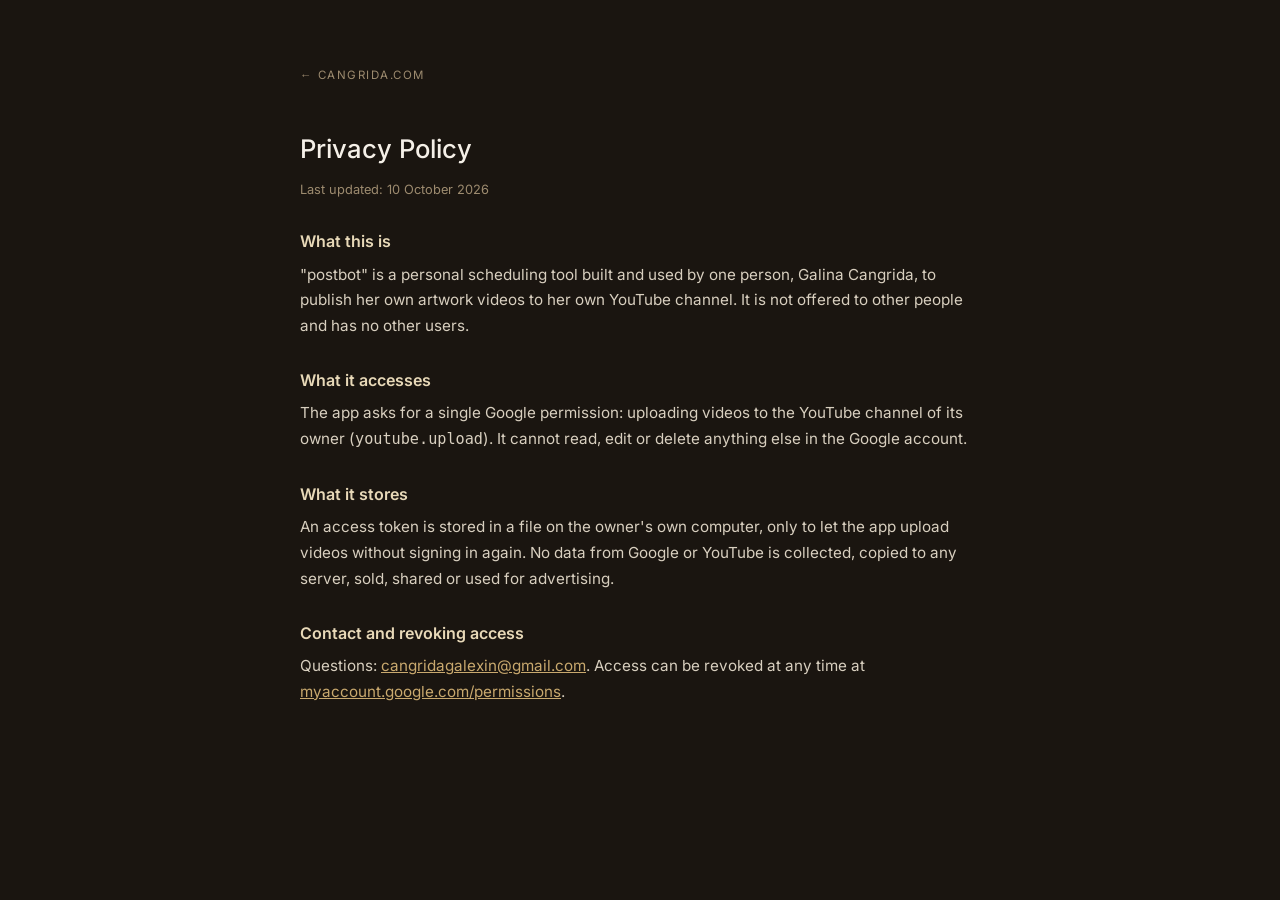
<file: privacy.html>
<!DOCTYPE html>
<html lang="en">
<head>
<meta charset="UTF-8">
<meta name="viewport" content="width=device-width, initial-scale=1.0">
<title>Privacy Policy · cangrida.com</title>
<meta name="robots" content="noindex">
<link rel="stylesheet" href="fonts.css">
<style>
*,*::before,*::after{box-sizing:border-box;margin:0;padding:0}
body{font-family:'Inter',sans-serif;background:#1a1510;color:#f5f0e8;min-height:100vh;padding:60px 24px 80px;line-height:1.7}
main{max-width:680px;margin:0 auto}
a{color:#c9a96e}
h1{font-size:1.6rem;font-weight:500;margin:40px 0 8px}
h2{font-size:1rem;font-weight:600;margin:28px 0 6px;color:#e8d9b8}
p{color:#d8cfbf;font-size:.95rem}
.back{color:#9d8b6f;font-size:.72rem;letter-spacing:1.5px;text-transform:uppercase;text-decoration:none}
.date{color:#9d8b6f;font-size:.8rem}
</style>
</head>
<body>
<main>
<a class="back" href="/">← cangrida.com</a>
<h1>Privacy Policy</h1>
<p class="date">Last updated: 10 October 2026</p>

<h2>What this is</h2>
<p>"postbot" is a personal scheduling tool built and used by one person, Galina Cangrida, to publish her own artwork videos to her own YouTube channel. It is not offered to other people and has no other users.</p>

<h2>What it accesses</h2>
<p>The app asks for a single Google permission: uploading videos to the YouTube channel of its owner (<code>youtube.upload</code>). It cannot read, edit or delete anything else in the Google account.</p>

<h2>What it stores</h2>
<p>An access token is stored in a file on the owner's own computer, only to let the app upload videos without signing in again. No data from Google or YouTube is collected, copied to any server, sold, shared or used for advertising.</p>

<h2>Contact and revoking access</h2>
<p>Questions: <a href="mailto:cangridagalexin@gmail.com">cangridagalexin@gmail.com</a>. Access can be revoked at any time at <a href="https://myaccount.google.com/permissions">myaccount.google.com/permissions</a>.</p>
</main>
</body>
</html>
</file>
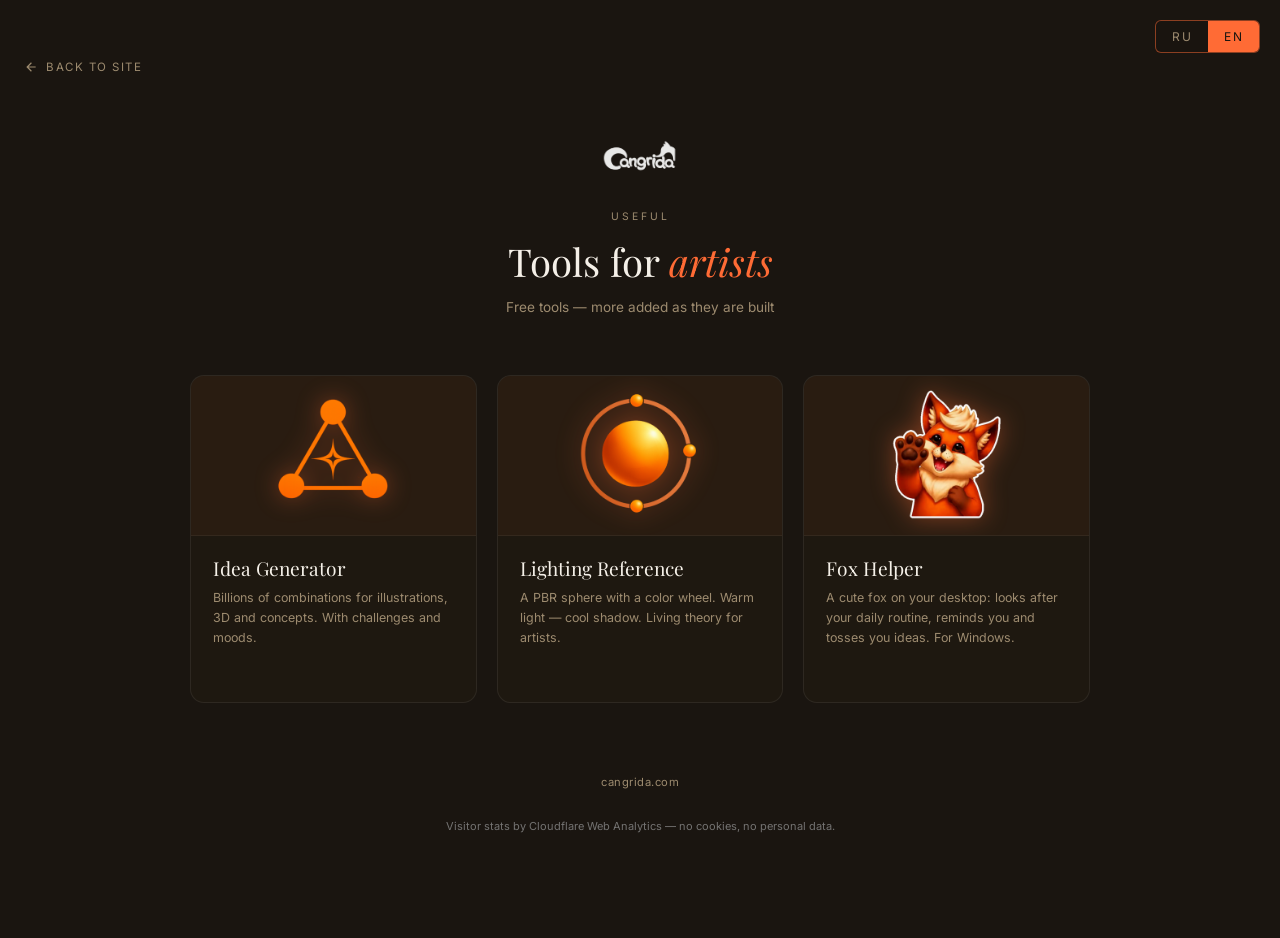
<file: tools.html>
<!DOCTYPE html>
<html lang="ru">
<head>
<meta charset="UTF-8">
<meta name="viewport" content="width=device-width, initial-scale=1.0">
<title>Инструменты — cangrida.com</title>
<link rel="stylesheet" href="fonts.css">
<style>
*,*::before,*::after{box-sizing:border-box;margin:0;padding:0}

body {
  font-family: 'Inter', sans-serif;
  background: #1a1510;
  color: #f5f0e8;
  min-height: 100vh;
  display: flex;
  flex-direction: column;
  align-items: center;
  padding: 60px 24px 80px;
}

.back-link {
  display: inline-flex;
  align-items: center;
  gap: 8px;
  text-decoration: none;
  color: #9d8b6f;
  font-size: 0.72rem;
  letter-spacing: 1.5px;
  text-transform: uppercase;
  transition: color 0.25s;
  margin-bottom: 60px;
  align-self: flex-start;
  max-width: 900px;
  width: 100%;
}
.back-link:hover { color: #ff6b35; }
.back-link svg { width: 14px; height: 14px; fill: currentColor; }

.page-header {
  text-align: center;
  margin-bottom: 56px;
  width: 100%;
  max-width: 900px;
}
.page-header .logo {
  height: 44px;
  width: auto;
  opacity: 0.9;
  margin-bottom: 28px;
}
.page-label {
  font-size: 0.65rem;
  letter-spacing: 3px;
  text-transform: uppercase;
  color: #9d8b6f;
  margin-bottom: 16px;
}
.page-title {
  font-family: 'Playfair Display', serif;
  font-size: 2.4rem;
  font-weight: 400;
  line-height: 1.15;
  color: #f5f0e8;
}
.page-title em {
  color: #ff6b35;
  font-style: italic;
}
.page-subtitle {
  margin-top: 14px;
  font-size: 0.85rem;
  color: #9d8b6f;
  line-height: 1.6;
}

.tools-grid {
  display: grid;
  grid-template-columns: repeat(auto-fill, minmax(260px, 1fr));
  gap: 20px;
  width: 100%;
  max-width: 900px;
}

.tool-card {
  display: flex;
  flex-direction: column;
  gap: 0;
  background: #1e1810;
  border: 1px solid rgba(255,255,255,0.07);
  border-radius: 14px;
  text-decoration: none;
  color: #f5f0e8;
  overflow: hidden;
  transition: border-color 0.3s ease, transform 0.3s ease, box-shadow 0.3s ease;
  position: relative;
}
.tool-card:hover {
  border-color: rgba(255, 107, 53, 0.45);
  transform: translateY(-4px);
  box-shadow: 0 12px 40px rgba(0,0,0,0.35);
}
.tool-card::before {
  content: '';
  position: absolute;
  inset: 0;
  border-radius: 14px;
  background: radial-gradient(ellipse 80% 60% at 50% 0%, rgba(255,107,53,0.07) 0%, transparent 70%);
  opacity: 0;
  transition: opacity 0.3s;
  pointer-events: none;
}
.tool-card:hover::before { opacity: 1; }

.tool-card-icon {
  display: flex;
  align-items: center;
  justify-content: center;
  height: 160px;
  background: rgba(255,107,53,0.05);
  border-bottom: 1px solid rgba(255,255,255,0.05);
  font-size: 48px;
  transition: transform 0.3s ease;
  overflow: hidden;
}
.tool-card:hover .tool-card-icon { transform: scale(1.05); }
.tool-card-icon img {
  width: 130px;
  height: 130px;
  object-fit: contain;
  filter: drop-shadow(0 0 12px rgba(255,107,53,0.4));
  transition: filter 0.3s ease, transform 0.3s ease;
}
.tool-card:hover .tool-card-icon img {
  filter: drop-shadow(0 0 22px rgba(255,107,53,0.75));
  transform: scale(1.06);
}

.tool-card-body {
  padding: 20px 22px 22px;
  display: flex;
  flex-direction: column;
  gap: 8px;
  flex: 1;
}
.tool-card-name {
  font-family: 'Playfair Display', serif;
  font-size: 1.2rem;
  font-weight: 400;
  color: #f5f0e8;
  line-height: 1.25;
}
.tool-card-desc {
  font-size: 0.78rem;
  color: #9d8b6f;
  line-height: 1.6;
}
.tool-card-cta {
  display: inline-flex;
  align-items: center;
  gap: 6px;
  margin-top: 10px;
  font-size: 0.7rem;
  letter-spacing: 1.5px;
  text-transform: uppercase;
  color: #ff6b35;
  opacity: 0;
  transform: translateX(-6px);
  transition: opacity 0.25s, transform 0.25s;
}
.tool-card:hover .tool-card-cta {
  opacity: 1;
  transform: translateX(0);
}
.tool-card-cta svg { width: 12px; height: 12px; fill: currentColor; }

.tool-card.soon {
  opacity: 0.45;
  pointer-events: none;
  cursor: default;
}
.tool-card.soon:hover { transform: none; box-shadow: none; border-color: rgba(255,255,255,0.07); }
.tool-card.soon::before { display: none; }
.soon-badge {
  display: inline-block;
  font-size: 0.6rem;
  letter-spacing: 1.5px;
  text-transform: uppercase;
  background: rgba(157,139,111,0.15);
  border: 1px solid rgba(157,139,111,0.25);
  color: #9d8b6f;
  padding: 3px 9px;
  border-radius: 999px;
  margin-top: 4px;
  align-self: flex-start;
}

.page-footer {
  margin-top: 72px;
  text-align: center;
  font-size: 0.7rem;
  color: #52525b;
  letter-spacing: 0.5px;
}
.page-footer a { color: #9d8b6f; text-decoration: none; }
.page-footer a:hover { color: #ff6b35; }

/* ===== LANGUAGE SWITCHER ===== */
.lang-switch {
  position: fixed;
  top: 20px;
  right: 20px;
  z-index: 1000;
  display: flex;
  border: 1px solid rgba(255, 107, 53, 0.5);
  border-radius: 6px;
  overflow: hidden;
  background: rgba(26, 21, 16, 0.7);
  backdrop-filter: blur(6px);
}
.lang-switch button {
  padding: 8px 16px;
  background: transparent;
  color: #9d8b6f;
  border: none;
  cursor: pointer;
  font-family: 'Inter', sans-serif;
  font-size: 0.75rem;
  letter-spacing: 1.5px;
  text-transform: uppercase;
  transition: all 0.3s ease;
}
.lang-switch button.active {
  background: #ff6b35;
  color: #1a1510;
}
.lang-switch button:not(.active):hover { color: #ff6b35; }

@media (max-width: 600px) {
  body { padding: 40px 16px 60px; }
  .page-title { font-size: 1.8rem; }
  .tools-grid { grid-template-columns: 1fr; }
  .back-link { margin-bottom: 40px; }
}
</style>
</head>
<body>

<div class="lang-switch">
  <button data-lang="ru" class="active">RU</button>
  <button data-lang="en">EN</button>
</div>

<a href="index.html" class="back-link">
  <svg viewBox="0 0 24 24"><path d="M20 11H7.83l5.59-5.59L12 4l-8 8 8 8 1.41-1.41L7.83 13H20v-2z"/></svg>
  <span data-i18n="back">Назад на сайт</span>
</a>

<div class="page-header">
  <img src="logo_cangrida_white_small.png" alt="Cangrida" class="logo" width="360" height="209" decoding="async">
  <p class="page-label" data-i18n="label">Полезное</p>
  <h1 class="page-title" data-i18n="title">Инструменты для <em>художников</em></h1>
  <p class="page-subtitle" data-i18n="subtitle">Бесплатные инструменты — пополняются по мере создания</p>
</div>

<div class="tools-grid">

  <!-- ① Генератор идей -->
  <a href="idea-generator.html" class="tool-card">
    <div class="tool-card-icon"><img src="icon-generator-320.png" alt="Генератор идей" width="320" height="320" loading="lazy" decoding="async"></div>
    <div class="tool-card-body">
      <div class="tool-card-name" data-i18n="t1_name">Генератор идей</div>
      <div class="tool-card-desc" data-i18n="t1_desc">Миллиарды комбинаций для иллюстраций, 3D и концептов. С вызовами и настроениями.</div>
      <div class="tool-card-cta">
        <span data-i18n="open">Открыть</span>
        <svg viewBox="0 0 24 24"><path d="M10 6L8.59 7.41 13.17 12l-4.58 4.59L10 18l6-6z"/></svg>
      </div>
    </div>
  </a>

  <!-- ② Световой референс -->
  <a href="sphere-lighting-tool.html" class="tool-card">
    <div class="tool-card-icon"><img src="icon-light-reference-320.png" alt="Световой референс" width="320" height="320" loading="lazy" decoding="async"></div>
    <div class="tool-card-body">
      <div class="tool-card-name" data-i18n="t2_name">Световой референс</div>
      <div class="tool-card-desc" data-i18n="t2_desc">PBR-шар с цветовым кругом. Тёплый свет — холодная тень. Живая теория для художников.</div>
      <div class="tool-card-cta">
        <span data-i18n="open">Открыть</span>
        <svg viewBox="0 0 24 24"><path d="M10 6L8.59 7.41 13.17 12l-4.58 4.59L10 18l6-6z"/></svg>
      </div>
    </div>
  </a>

  <!-- ③ Лисёнок-помощник -->
  <a href="fox-helper.html" class="tool-card">
    <div class="tool-card-icon"><img src="icon-foxhelper-320.png" alt="Лисёнок-помощник" width="320" height="320" loading="lazy" decoding="async"></div>
    <div class="tool-card-body">
      <div class="tool-card-name" data-i18n="t4_name">Лисёнок-помощник</div>
      <div class="tool-card-desc" data-i18n="t4_desc">Милый лисёнок на рабочем столе: следит за распорядком дня, напоминает и подкидывает идеи. Для Windows.</div>
      <div class="tool-card-cta">
        <span data-i18n="download">Скачать</span>
        <svg viewBox="0 0 24 24"><path d="M10 6L8.59 7.41 13.17 12l-4.58 4.59L10 18l6-6z"/></svg>
      </div>
    </div>
  </a>

</div>

<div class="page-footer">
  <a href="index.html">cangrida.com</a>
</div>

<script>
const I18N = {
  back:     { ru: 'Назад на сайт', en: 'Back to site' },
  label:    { ru: 'Полезное', en: 'Useful' },
  title:    { ru: 'Инструменты для <em>художников</em>', en: 'Tools for <em>artists</em>' },
  subtitle: { ru: 'Бесплатные инструменты — пополняются по мере создания', en: 'Free tools — more added as they are built' },
  open:     { ru: 'Открыть', en: 'Open' },
  t1_name:  { ru: 'Генератор идей', en: 'Idea Generator' },
  t1_desc:  { ru: 'Миллиарды комбинаций для иллюстраций, 3D и концептов. С вызовами и настроениями.', en: 'Billions of combinations for illustrations, 3D and concepts. With challenges and moods.' },
  t2_name:  { ru: 'Световой референс', en: 'Lighting Reference' },
  t2_desc:  { ru: 'PBR-шар с цветовым кругом. Тёплый свет — холодная тень. Живая теория для художников.', en: 'A PBR sphere with a color wheel. Warm light — cool shadow. Living theory for artists.' },
  t3_desc:  { ru: 'Скоро. В разработке.', en: 'Coming soon. In development.' },
  t4_name:  { ru: 'Лисёнок-помощник', en: 'Fox Helper' },
  t4_desc:  { ru: 'Милый лисёнок на рабочем столе: следит за распорядком дня, напоминает и подкидывает идеи. Для Windows.', en: 'A cute fox on your desktop: looks after your daily routine, reminds you and tosses you ideas. For Windows.' },
  download: { ru: 'Скачать', en: 'Download' }
};

function applyLang(lang) {
  document.documentElement.lang = lang;
  document.title = lang === 'en' ? 'Tools — cangrida.com' : 'Инструменты — cangrida.com';
  document.querySelectorAll('[data-i18n]').forEach(el => {
    const t = I18N[el.dataset.i18n];
    if (t && t[lang]) el.innerHTML = t[lang];
  });
  document.querySelectorAll('.lang-switch button').forEach(b => {
    b.classList.toggle('active', b.dataset.lang === lang);
  });
  try { localStorage.setItem('lang', lang); } catch (e) {}
}

document.querySelectorAll('.lang-switch button').forEach(b => {
  b.addEventListener('click', () => applyLang(b.dataset.lang));
});

let savedLang = 'ru';
try { savedLang = localStorage.getItem('lang') || 'ru'; } catch (e) {}
if (savedLang !== 'ru') applyLang(savedLang);
</script>

<footer style="text-align:center;padding:28px 16px 22px;font-size:11px;line-height:1.7;color:#8a8a8a;opacity:.8;"><style>html[lang=en] .pn-ru{display:none}html:not([lang=en]) .pn-en{display:none}</style><span class="pn-ru">Статистика посещений — Cloudflare Web Analytics: без cookies и без сбора персональных данных.</span><span class="pn-en">Visitor stats by Cloudflare Web Analytics — no cookies, no personal data.</span></footer>
<!-- Cloudflare Web Analytics --><script type='module' src='https://static.cloudflareinsights.com/beacon.min.js' data-cf-beacon='{"token": "6cae0a70d4474688a8702682e8e27fd3"}'></script><!-- End Cloudflare Web Analytics -->
</body>
</html>
</file>
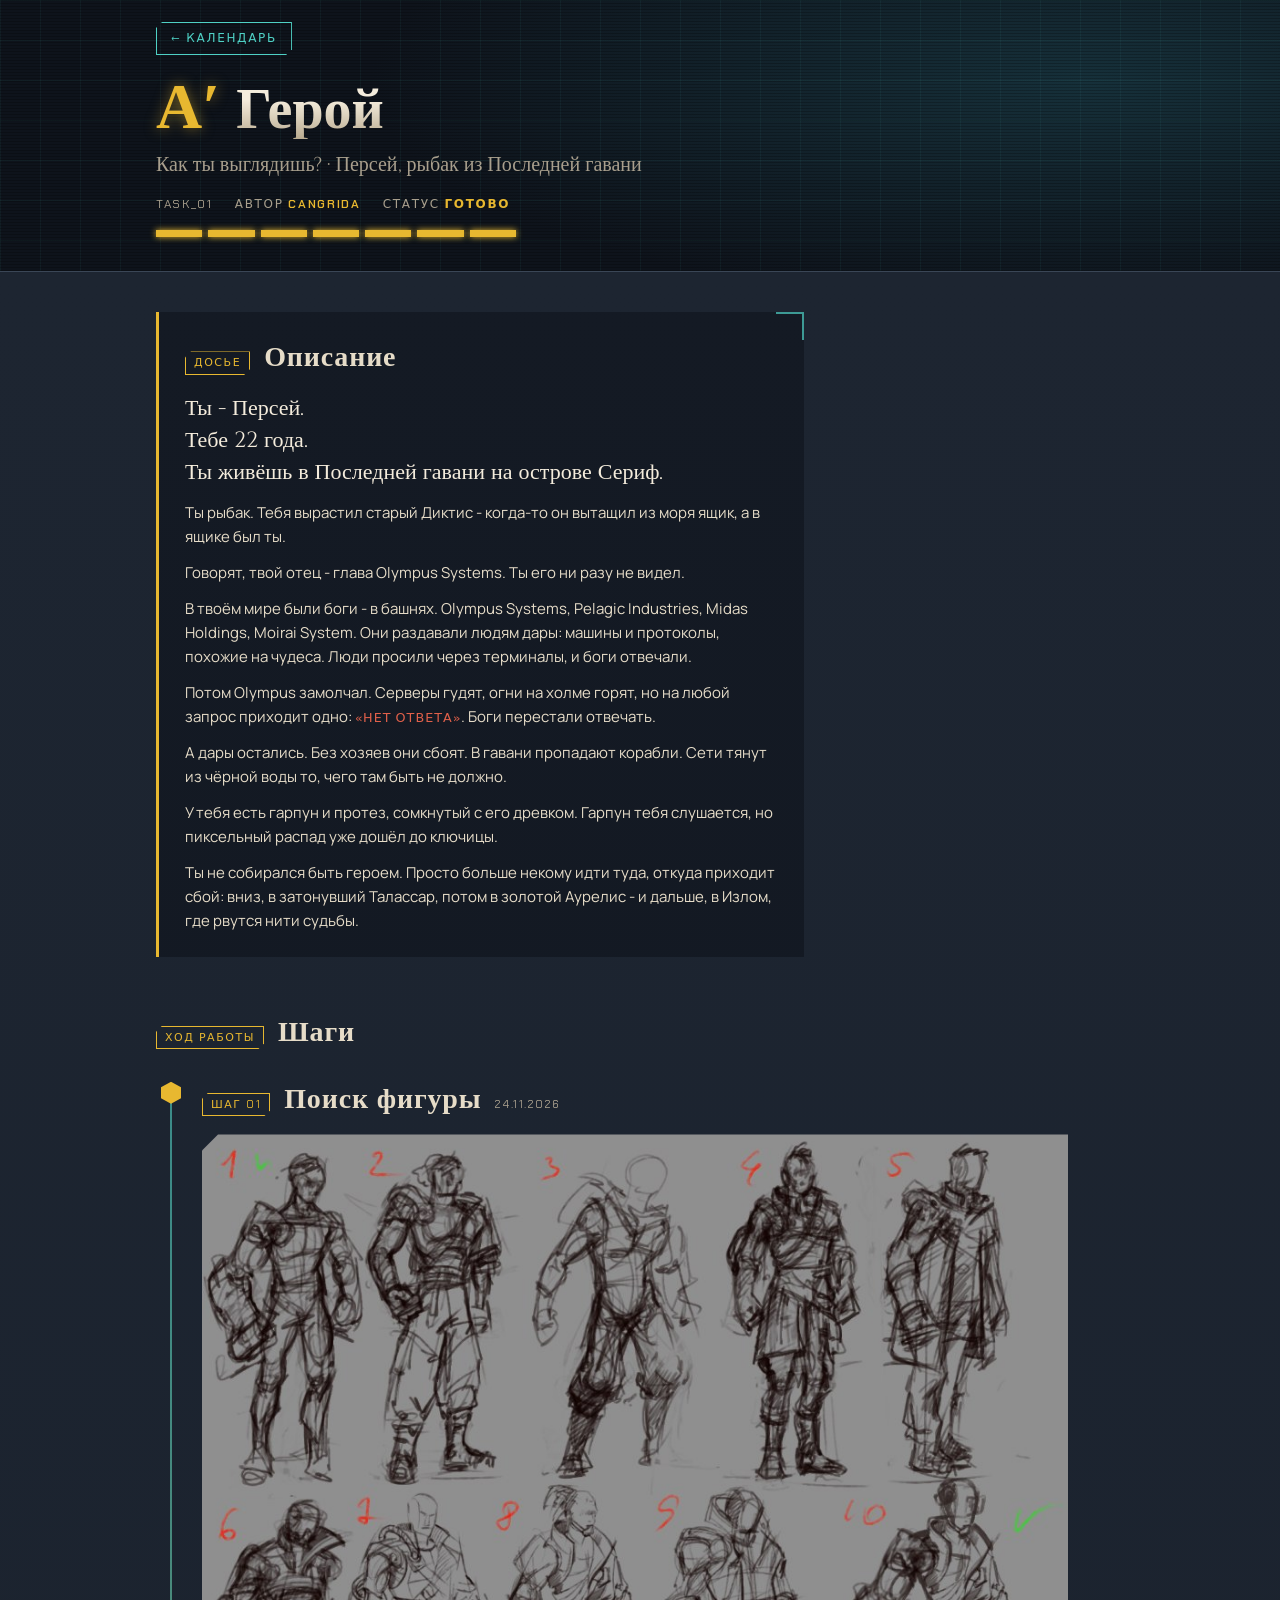
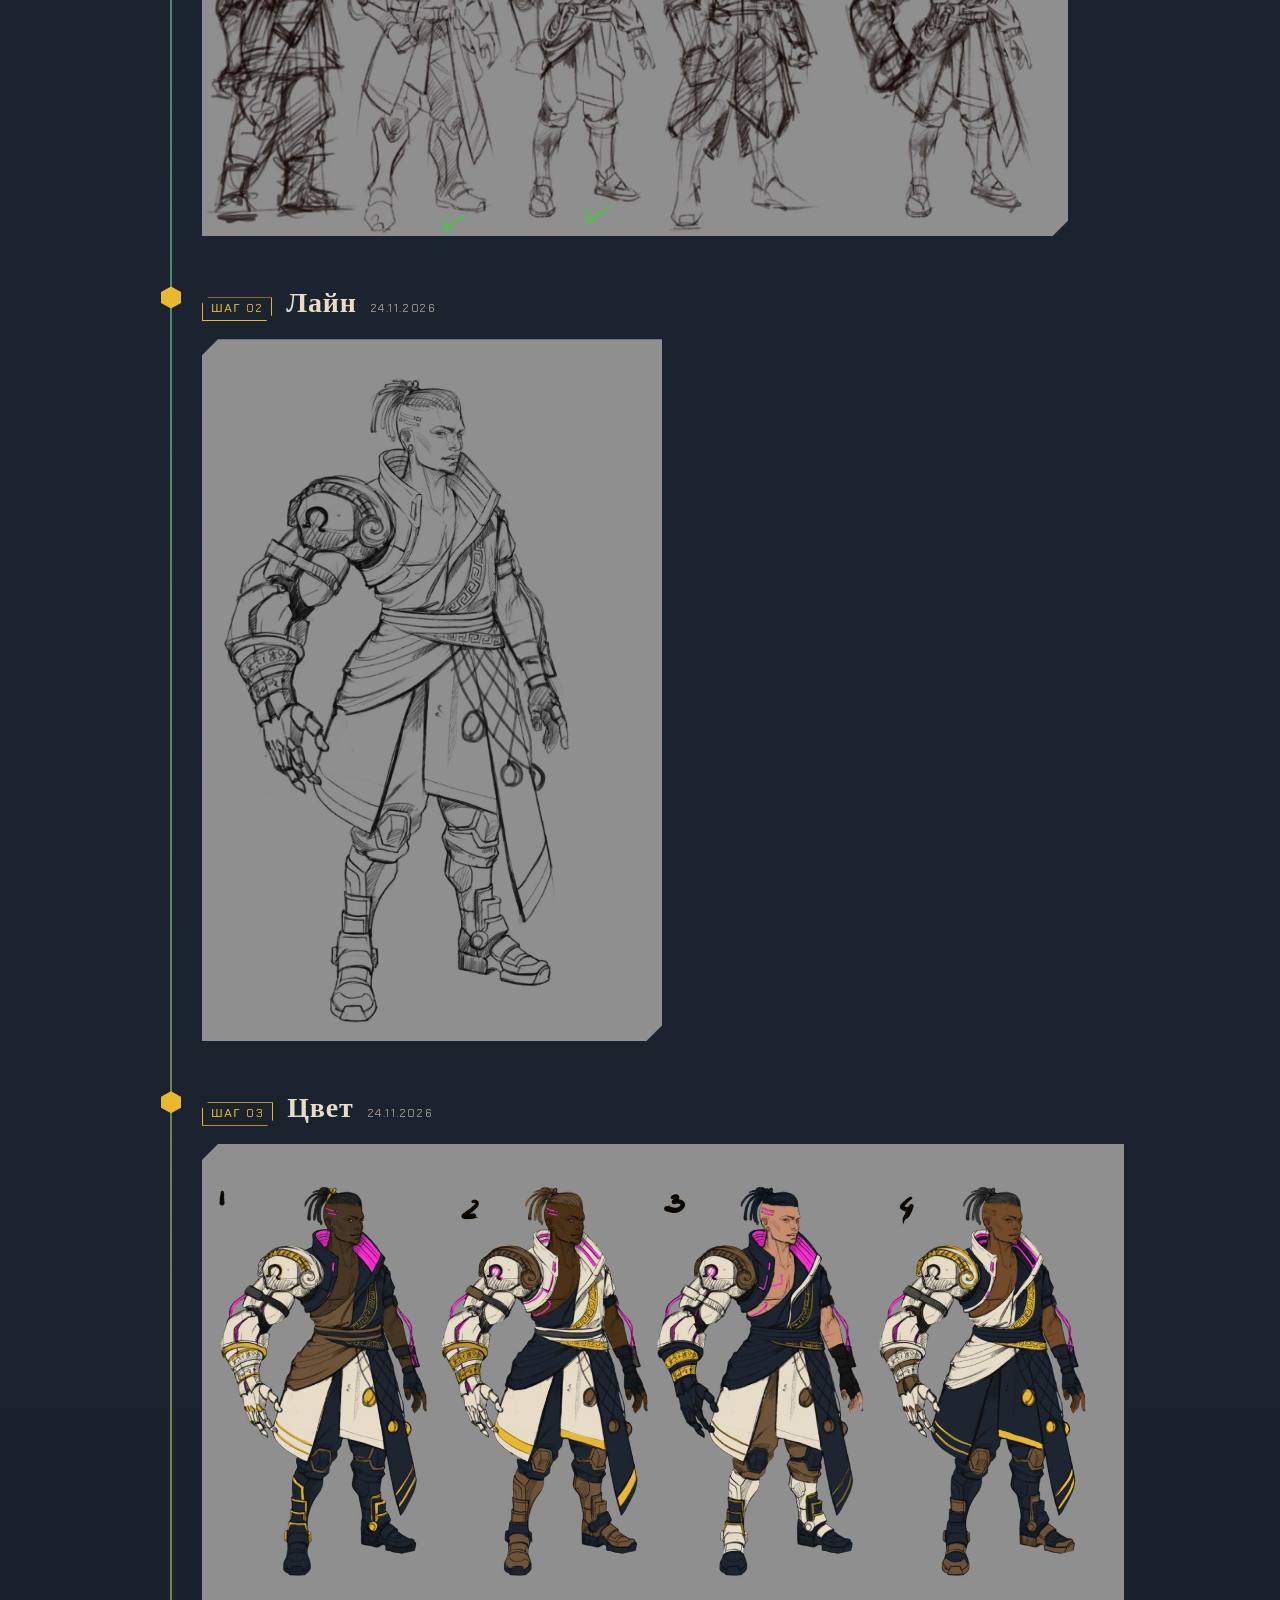
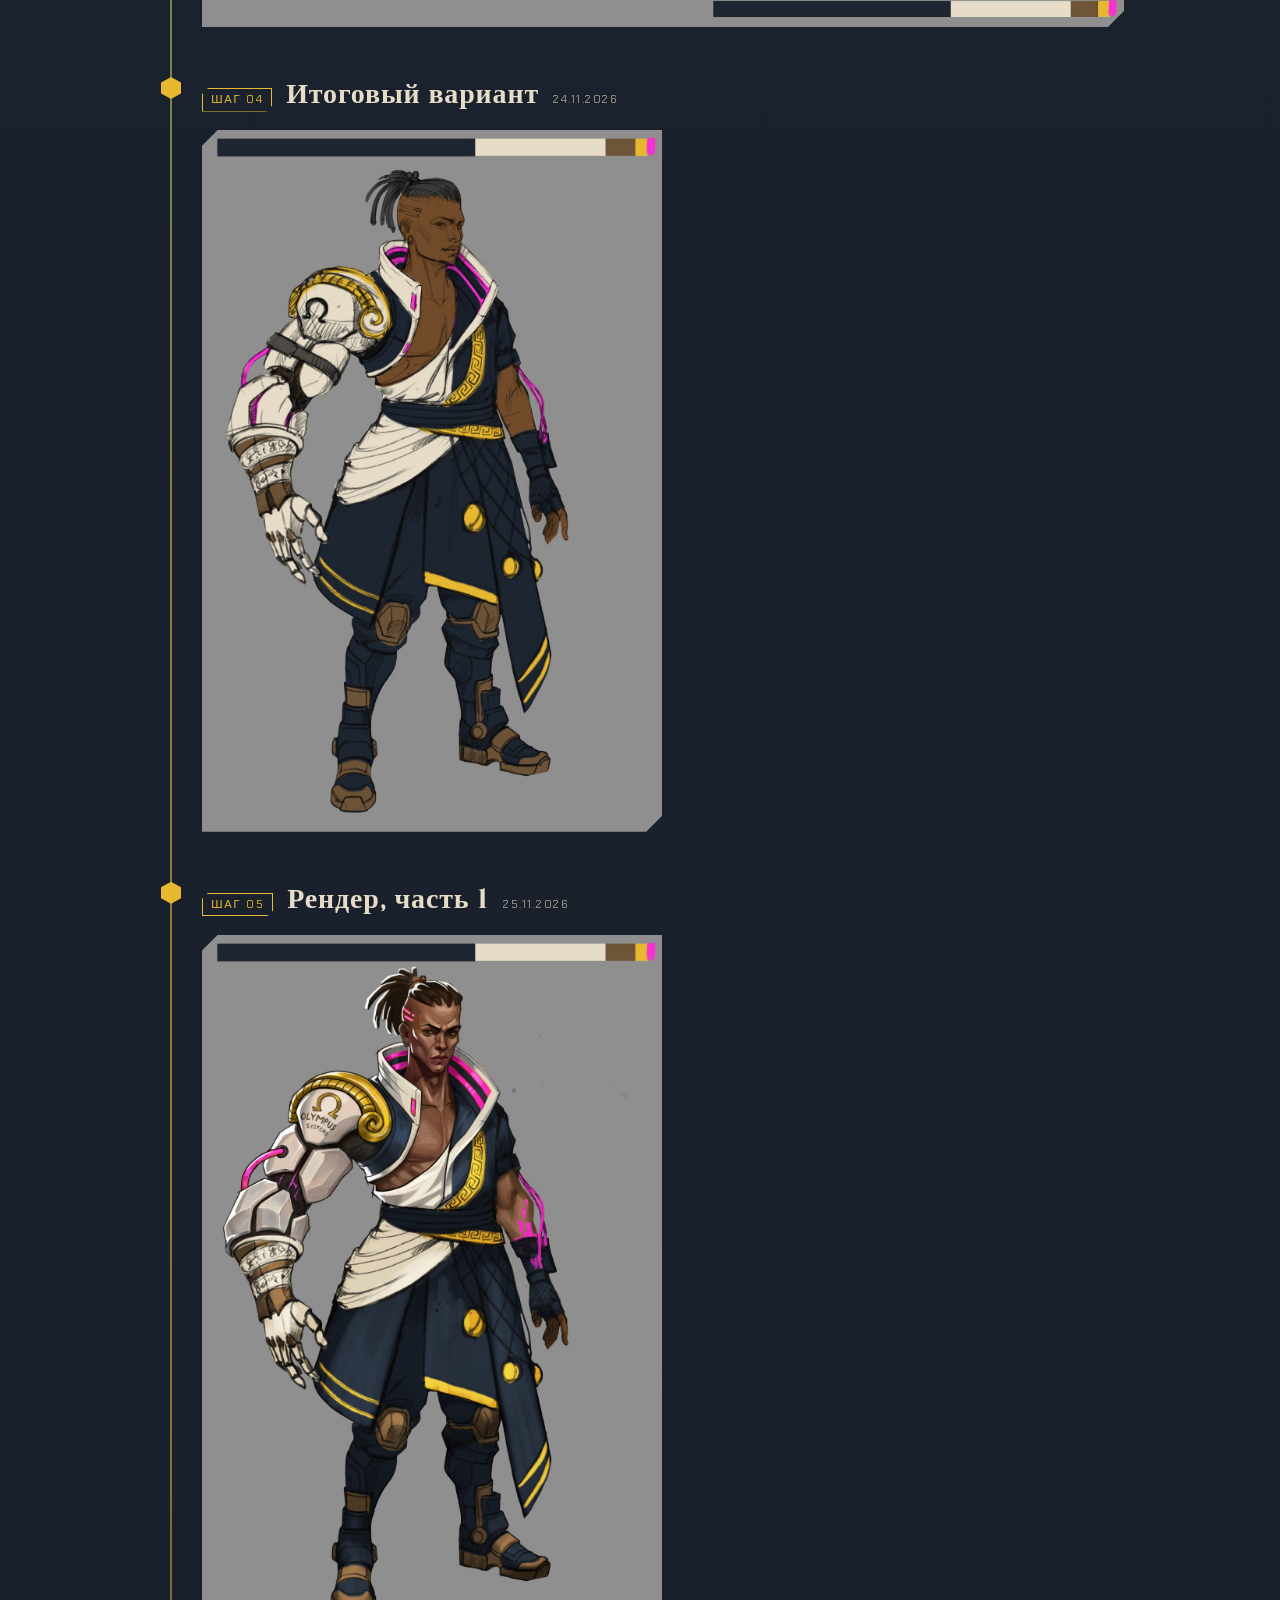
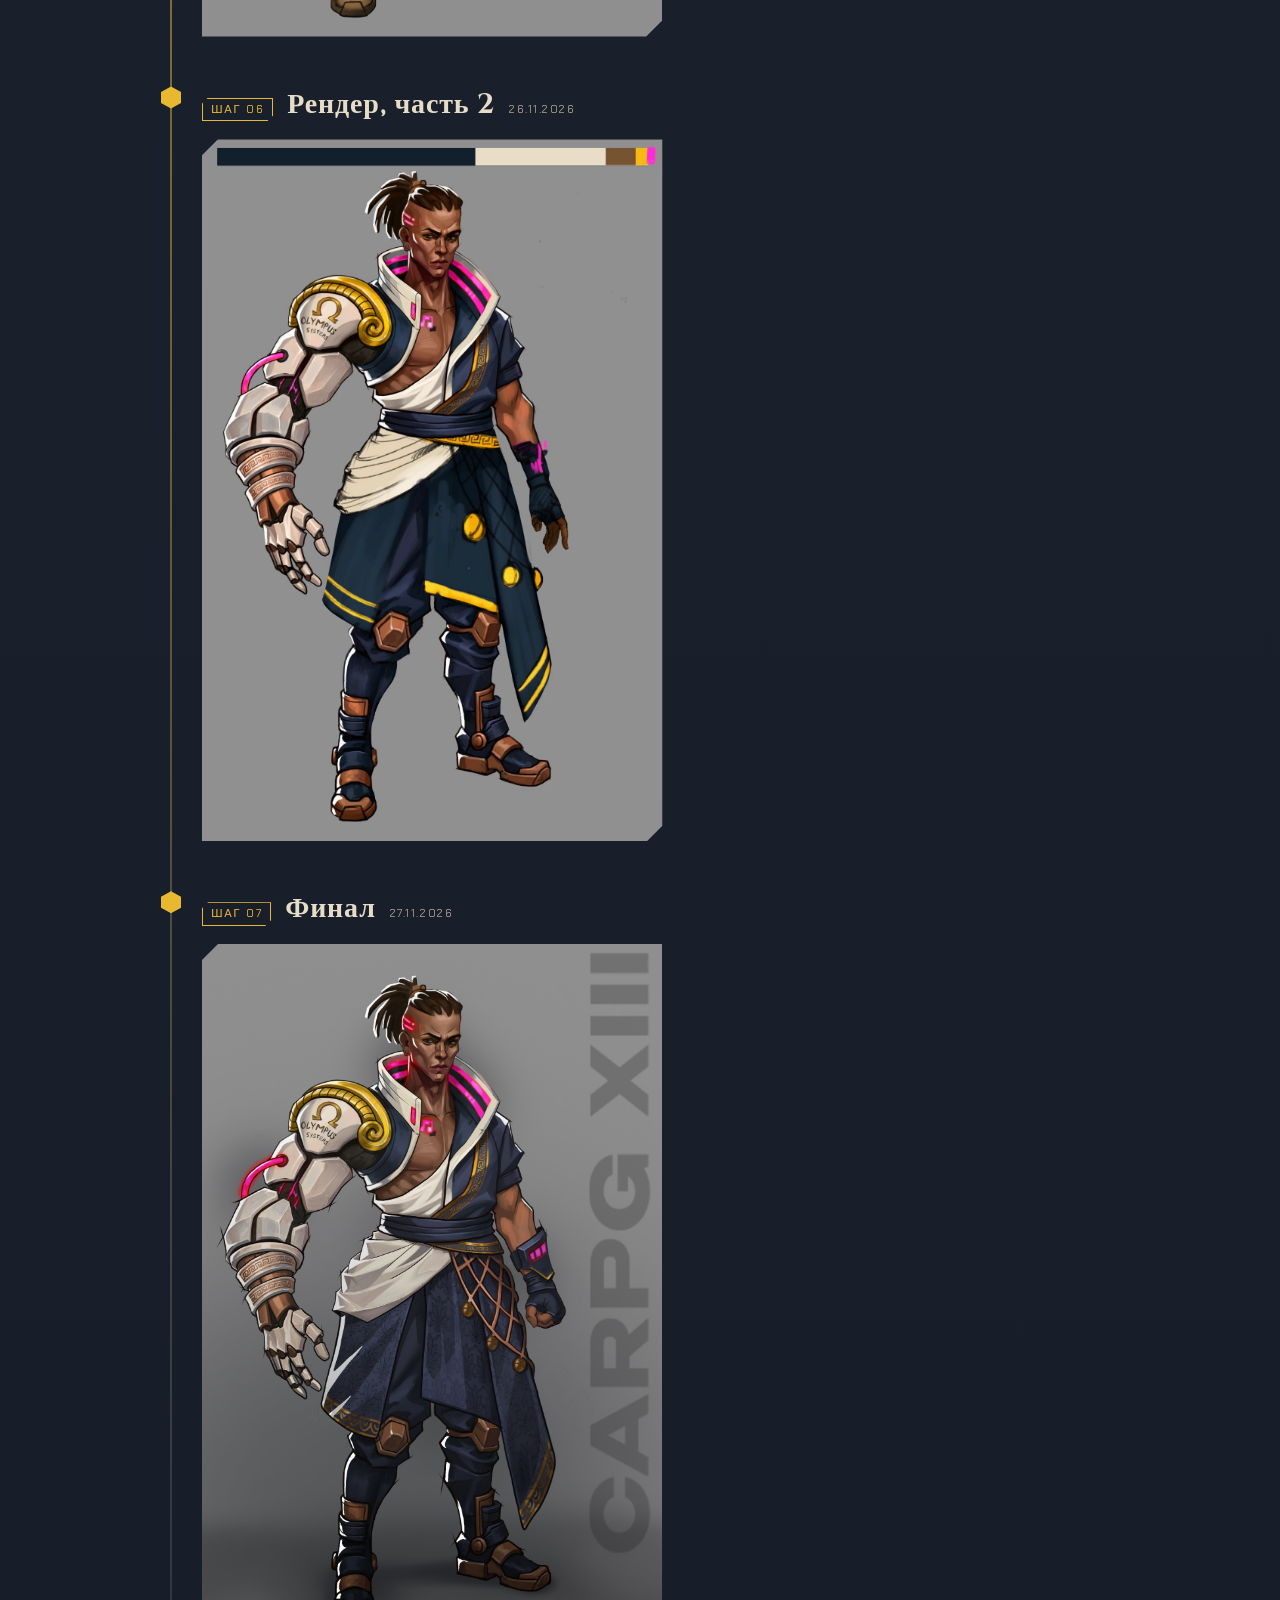
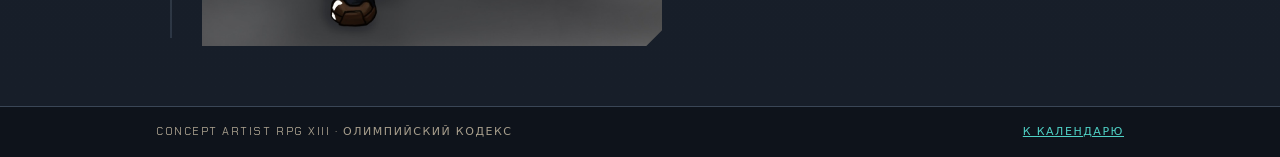
<file: carpg13/task-01.html>
<!doctype html>
<html lang="ru">
<head>
<meta charset="utf-8">
<meta name="viewport" content="width=device-width, initial-scale=1, viewport-fit=cover">
<title>Герой · CARPG XIII</title>
<link rel="stylesheet" href="https://fonts.googleapis.com/css2?family=Cinzel:wght@500;700;900&family=Chakra+Petch:wght@400;600&family=Manrope:wght@400;600&display=swap">
<style>
:root{
  --void:#0e131b; --night:#1d2531; --line:#3a4656;
  --bone:#e6dcc8; --bone-dim:#a89f8d; --glow:#4fd1c5;
  --gold:#e8b830; --alert:#e0604a; --acc:var(--gold);
  --display:"Cinzel",Georgia,serif; --hud:"Chakra Petch","Segoe UI",system-ui,sans-serif; --body:"Manrope","Segoe UI",system-ui,sans-serif;
  color-scheme:dark;
}
*{box-sizing:border-box}
body{margin:0;background:var(--void);color:var(--bone);font-family:var(--body);font-size:15px;line-height:1.6;overflow-x:hidden}
img{max-width:100%}
[hidden]{display:none!important}
.in{max-width:1000px;margin:0 auto;padding-left:max(16px,env(safe-area-inset-left,0px));padding-right:max(16px,env(safe-area-inset-right,0px))}
.hud{font-family:var(--hud);text-transform:uppercase;letter-spacing:.14em}
header{position:relative;background:
  linear-gradient(rgba(79,209,197,.06) 1px,transparent 1px) 0 0/40px 40px,
  linear-gradient(90deg,rgba(79,209,197,.06) 1px,transparent 1px) 0 0/40px 40px,
  radial-gradient(80% 120% at 85% 30%,#16303a,var(--void) 70%);border-bottom:1px solid var(--line);
  padding-top:env(safe-area-inset-top,0px)}
header::after{content:"";position:absolute;inset:0;pointer-events:none;background:repeating-linear-gradient(0deg,rgba(0,0,0,.22) 0 1px,transparent 1px 3px)}
.top{position:relative;z-index:1;padding-block:22px 34px}
.back{display:inline-block;color:var(--glow);text-decoration:none;font-size:12px;border:1px solid var(--glow);padding:6px 14px;
  clip-path:polygon(6px 0,100% 0,100% calc(100% - 6px),calc(100% - 6px) 100%,0 100%,0 6px)}
.back:hover{background:rgba(79,209,197,.12)}
.back:focus-visible{outline:2px solid var(--glow);outline-offset:3px}
.ttl{display:flex;align-items:baseline;gap:16px;flex-wrap:wrap;margin-top:22px}
.gr{font-family:var(--display);font-weight:900;font-size:clamp(40px,7vw,64px);line-height:1;color:var(--gold);text-shadow:0 0 14px rgba(232,184,48,.5)}
h1{font-family:var(--display);font-weight:900;font-size:clamp(30px,5.5vw,56px);line-height:1;margin:0;
  background:linear-gradient(180deg,#f4ecdc 30%,#b9ab90);-webkit-background-clip:text;background-clip:text;color:transparent}
.sub{font-family:var(--display);color:var(--bone-dim);font-size:clamp(16px,2.2vw,20px);margin-top:8px}
.meta{margin-top:14px;display:flex;flex-wrap:wrap;gap:6px 22px;font-size:12px;color:var(--bone-dim)}
.meta b{color:var(--gold);font-weight:600}
.bar{display:flex;gap:6px;margin-top:16px;max-width:360px}
.bar i{flex:1;height:7px;background:var(--line)}
.bar i.on{background:var(--gold);box-shadow:0 0 6px var(--gold)}

main{position:relative;background:linear-gradient(180deg,var(--night),#171e29);padding-block:40px 60px}
.steps{position:relative;list-style:none;margin:0;padding:0 0 0 46px}
.steps::before{content:"";position:absolute;left:14px;top:8px;bottom:8px;width:2px;background:linear-gradient(var(--glow),var(--gold) 60%,var(--line));opacity:.6}
.step{position:relative;margin-bottom:46px}
.step:last-child{margin-bottom:0}
.node{position:absolute;left:-41px;top:4px;width:20px;height:22px;background:var(--acc);clip-path:polygon(50% 0,100% 25%,100% 75%,50% 100%,0 75%,0 25%);filter:drop-shadow(0 0 8px var(--acc))}
.step.lock .node{background:var(--line);filter:none}
.sh{display:flex;flex-wrap:wrap;align-items:baseline;gap:6px 14px;margin-bottom:12px}
.no{font-size:11px;color:var(--gold);border:1px solid var(--gold);padding:2px 8px;clip-path:polygon(6px 0,100% 0,100% calc(100% - 6px),calc(100% - 6px) 100%,0 100%,0 6px)}
.step.lock .no{color:var(--bone-dim);border-color:var(--line)}
.sh h2{font-family:var(--display);font-weight:700;font-size:clamp(20px,3vw,28px);margin:0;letter-spacing:.03em}
.date{font-size:11px;color:var(--bone-dim)}
.txt{max-width:62ch;color:var(--bone);margin:0 0 16px}
.txt p{margin:0 0 8px}
.shot{display:block;padding:0;border:0;background:rgba(14,19,27,.7);cursor:zoom-in;max-width:100%;position:relative;
  clip-path:polygon(16px 0,100% 0,100% calc(100% - 16px),calc(100% - 16px) 100%,0 100%,0 16px)}
.shot img{display:block;max-width:100%;height:auto;max-height:78vh}
.shot:focus-visible{outline:2px solid var(--gold);outline-offset:4px}
.lockbox{border:1px dashed var(--line);padding:22px;max-width:520px;color:var(--bone-dim);font-size:13px;display:flex;align-items:center;gap:18px}
.lockbox .q{font-family:var(--display);font-weight:900;font-size:56px;line-height:1;opacity:.5}
.lockbox .deny{color:var(--alert);font-size:10.5px;letter-spacing:.18em;display:block;margin-bottom:4px}
.story{position:relative;margin-bottom:54px;padding:24px 26px;background:rgba(14,19,27,.6);border-left:3px solid var(--gold);max-width:72ch}
.story::before{content:"";position:absolute;right:0;top:0;width:26px;height:26px;border:2px solid var(--glow);border-left:0;border-bottom:0;opacity:.7}
.story-txt p{margin:0 0 12px}
.story-txt p:last-child{margin-bottom:0}
.story-txt .big{font-family:var(--display);font-size:clamp(18px,2.4vw,22px);line-height:1.45;color:#f4ecdc}
.err{color:var(--alert);font-size:.85em;letter-spacing:.08em}
.steps-h{margin-bottom:22px}
footer{border-top:1px solid var(--line);font-size:11px;color:var(--bone-dim);padding-bottom:env(safe-area-inset-bottom,0px)}
footer .in{padding-block:16px;display:flex;flex-wrap:wrap;justify-content:space-between;gap:6px 16px}
footer a{color:var(--glow)}

.lb{position:fixed;inset:0;background:rgba(8,11,16,.96);z-index:20;display:grid;grid-template-rows:auto 1fr;
  padding:calc(12px + env(safe-area-inset-top,0px)) max(16px,env(safe-area-inset-right,0px)) calc(14px + env(safe-area-inset-bottom,0px)) max(16px,env(safe-area-inset-left,0px))}
.lb-top{display:flex;justify-content:space-between;align-items:center;gap:12px}
.lb-top h3{font-family:var(--display);font-weight:700;margin:0;font-size:18px;min-width:0}
.lb button{background:transparent;color:var(--glow);border:1px solid var(--glow);padding:6px 14px;font:600 12px var(--hud);letter-spacing:.14em;text-transform:uppercase;cursor:pointer}
.lb-img{overflow:auto;display:grid;place-items:center;min-height:0;margin-top:10px}
.lb-img img{max-width:100%;max-height:100%;cursor:zoom-in}
.lb-img.zoom{place-items:start}
.lb-img.zoom img{max-width:none;max-height:none;cursor:zoom-out}
</style>
</head>
<body>
<header>
  <div class="in top">
    <a class="back hud" href="index.html">&#8592; Календарь</a>
    <div class="ttl"><span class="gr" aria-hidden="true">Α′</span><h1>Герой</h1></div>
    <div class="sub">Как ты выглядишь? · Персей, рыбак из Последней гавани</div>
    <div class="meta hud"><span>task_01</span><span>Автор <b>Cangrida</b></span><span>Статус <b id="st"></b></span></div>
    <div class="bar" id="bar" aria-hidden="true"></div>
  </div>
</header>

<main>
  <div class="in">
    <section class="story" aria-labelledby="story-h">
      <div class="sh"><span class="no hud">досье</span><h2 id="story-h">Описание</h2></div>
      <div class="story-txt">
        <p class="big">Ты - Персей.<br>Тебе 22 года.<br>Ты живёшь в Последней гавани на острове Сериф.</p>
        <p>Ты рыбак. Тебя вырастил старый Диктис - когда-то он вытащил из моря ящик, а в ящике был ты.</p>
        <p>Говорят, твой отец - глава Olympus Systems. Ты его ни разу не видел.</p>
        <p>В твоём мире были боги - в башнях. Olympus Systems, Pelagic Industries, Midas Holdings, Moirai System. Они раздавали людям дары: машины и протоколы, похожие на чудеса. Люди просили через терминалы, и боги отвечали.</p>
        <p>Потом Olympus замолчал. Серверы гудят, огни на холме горят, но на любой запрос приходит одно: <span class="err hud">«нет ответа»</span>. Боги перестали отвечать.</p>
        <p>А дары остались. Без хозяев они сбоят. В гавани пропадают корабли. Сети тянут из чёрной воды то, чего там быть не должно.</p>
        <p>У тебя есть гарпун и протез, сомкнутый с его древком. Гарпун тебя слушается, но пиксельный распад уже дошёл до ключицы.</p>
        <p>Ты не собирался быть героем. Просто больше некому идти туда, откуда приходит сбой: вниз, в затонувший Талассар, потом в золотой Аурелис - и дальше, в Излом, где рвутся нити судьбы.</p>
      </div>
    </section>
    <div class="sh steps-h"><span class="no hud">ход работы</span><h2>Шаги</h2></div>
    <ol class="steps" id="steps"></ol>
  </div>
</main>
<footer class="hud"><div class="in"><span>Concept Artist RPG XIII · Олимпийский кодекс</span><a href="index.html">К календарю</a></div></footer>

<div class="lb" id="lb" hidden role="dialog" aria-modal="true" aria-labelledby="lb-title">
  <div class="lb-top"><h3 id="lb-title"></h3><button type="button" id="lb-close">Закрыть</button></div>
  <div class="lb-img" id="lb-img"><img id="lb-pic" alt=""></div>
</div>

<script>
/* Шаги задания. Новый шаг: добавить объект; закрытый шаг - img:null. */
const STEPS=[
 {title:"Поиск фигуры",date:"24.11.2026",img:"images/01-poisk.jpg",text:[]},
 {title:"Лайн",date:"24.11.2026",img:"images/01-lain.jpg",text:[]},
 {title:"Цвет",date:"24.11.2026",img:"images/01-cvet.jpg",text:[]},
 {title:"Итоговый вариант",date:"24.11.2026",img:"images/01-itog.jpg",text:[]},
 {title:"Рендер, часть 1",date:"25.11.2026",img:"images/01-render1.jpg",text:[]},
 {title:"Рендер, часть 2",date:"26.11.2026",img:"images/01-render2.jpg",text:[]},
 {title:"Финал",date:"27.11.2026",img:"images/01-final.jpg",text:[]}
];
const ol=document.getElementById("steps");let done=0;
STEPS.forEach((s,i)=>{
  const li=document.createElement("li");li.className="step"+(s.img?"":" lock");if(s.img)done++;
  const n=String(i+1).padStart(2,"0");
  li.innerHTML=`<span class="node" aria-hidden="true"></span>
   <div class="sh"><span class="no hud">шаг ${n}</span><h2>${s.title}</h2>${s.date?`<span class="date hud">${s.date}</span>`:""}</div>
   ${s.text.length?`<div class="txt">${s.text.map(t=>`<p>${t}</p>`).join("")}</div>`:""}
   ${s.img?`<button type="button" class="shot" aria-label="Открыть крупно: ${s.title}"><img src="${s.img}" alt="${s.title}" loading="lazy"></button>`
     :`<div class="lockbox"><span class="q" aria-hidden="true">?</span><span><span class="deny hud">απαγορεύεται</span>Шаг ещё в работе</span></div>`}`;
  if(s.img)li.querySelector(".shot").addEventListener("click",()=>show(s));
  ol.appendChild(li);
});
document.getElementById("st").textContent=done===STEPS.length?"готово":`в работе · ${done} из ${STEPS.length}`;
document.getElementById("bar").innerHTML=STEPS.map((s,i)=>`<i class="${i<done?"on":""}"></i>`).join("");
const lb=document.getElementById("lb"),pic=document.getElementById("lb-pic"),box=document.getElementById("lb-img");let last=null;
function show(s){last=document.activeElement;document.getElementById("lb-title").textContent=s.title;pic.src=s.img;pic.alt=s.title;box.classList.remove("zoom");lb.hidden=false;document.getElementById("lb-close").focus();}
function hide(){lb.hidden=true;if(last)last.focus();}
pic.addEventListener("click",()=>box.classList.toggle("zoom"));
document.getElementById("lb-close").addEventListener("click",hide);
lb.addEventListener("click",e=>{if(e.target===lb)hide();});
document.addEventListener("keydown",e=>{if(e.key==="Escape"&&!lb.hidden)hide();});
</script>
</body>
</html>
</file>
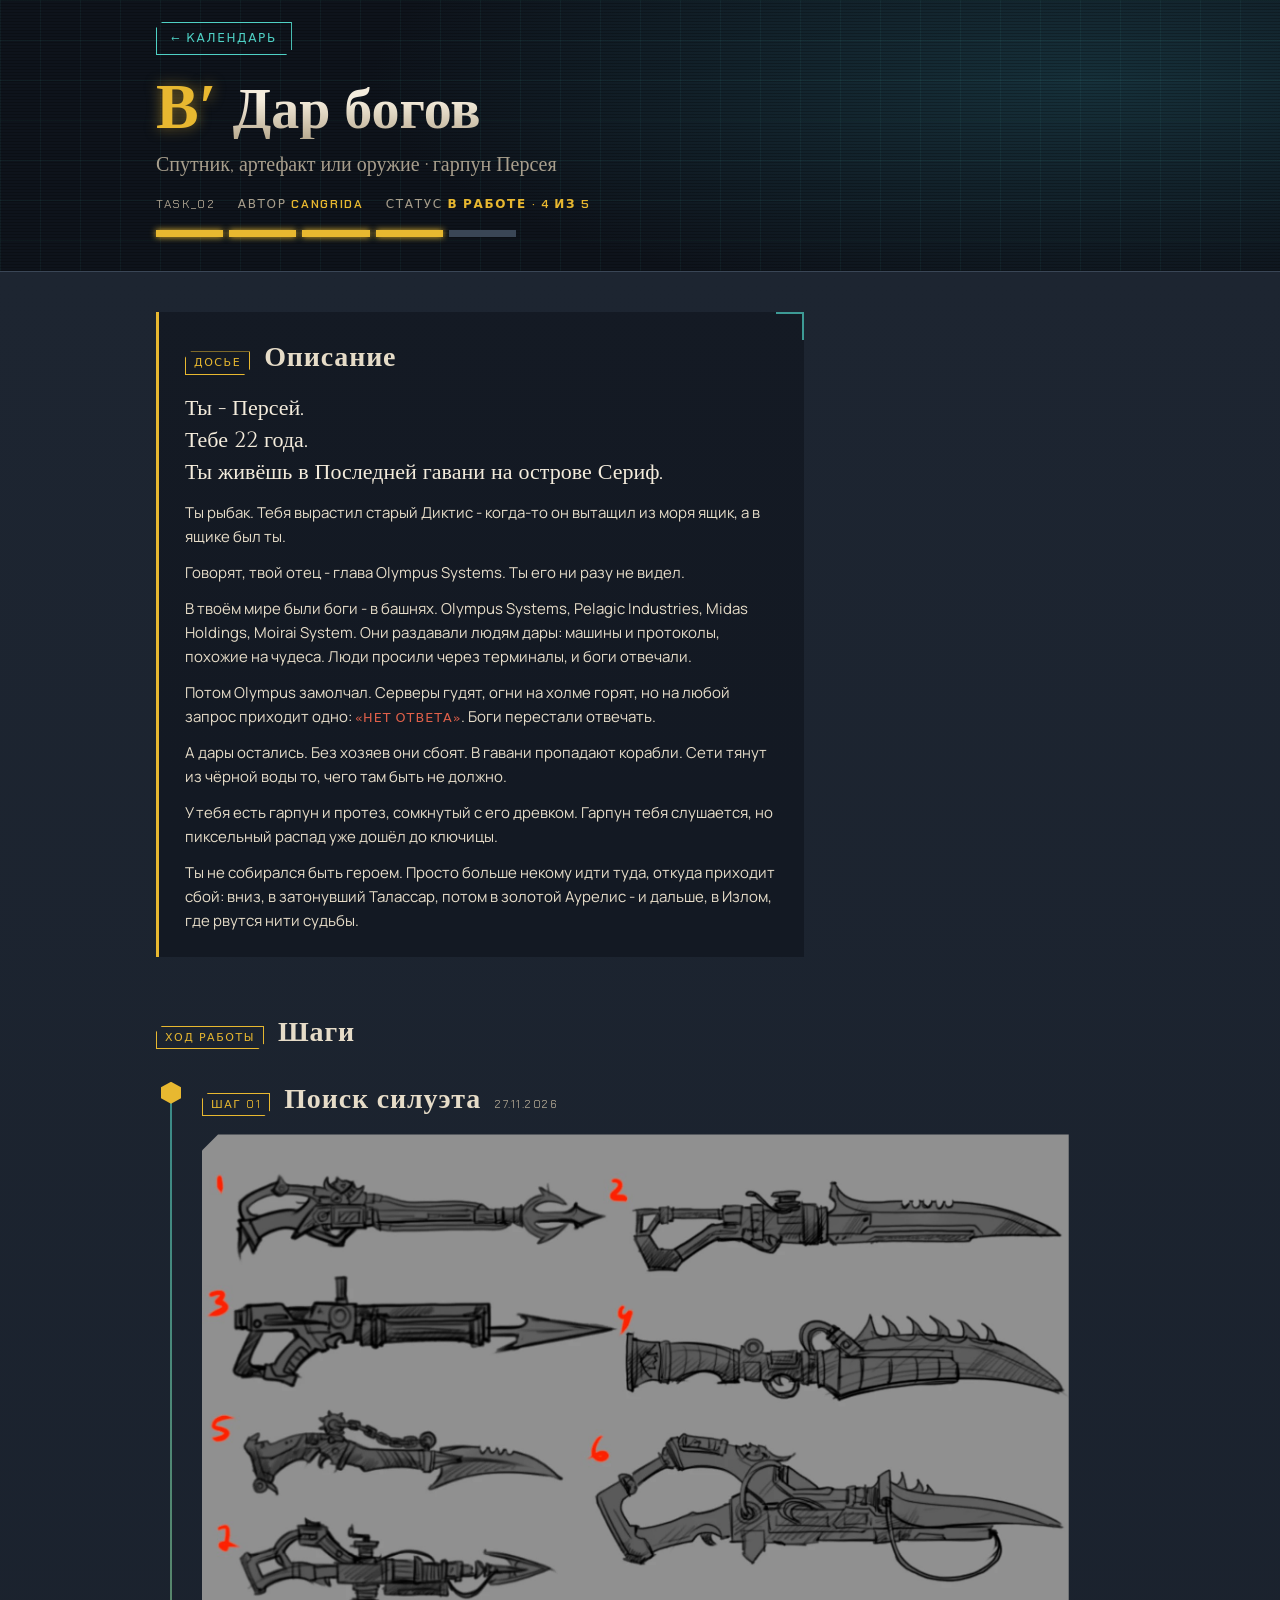
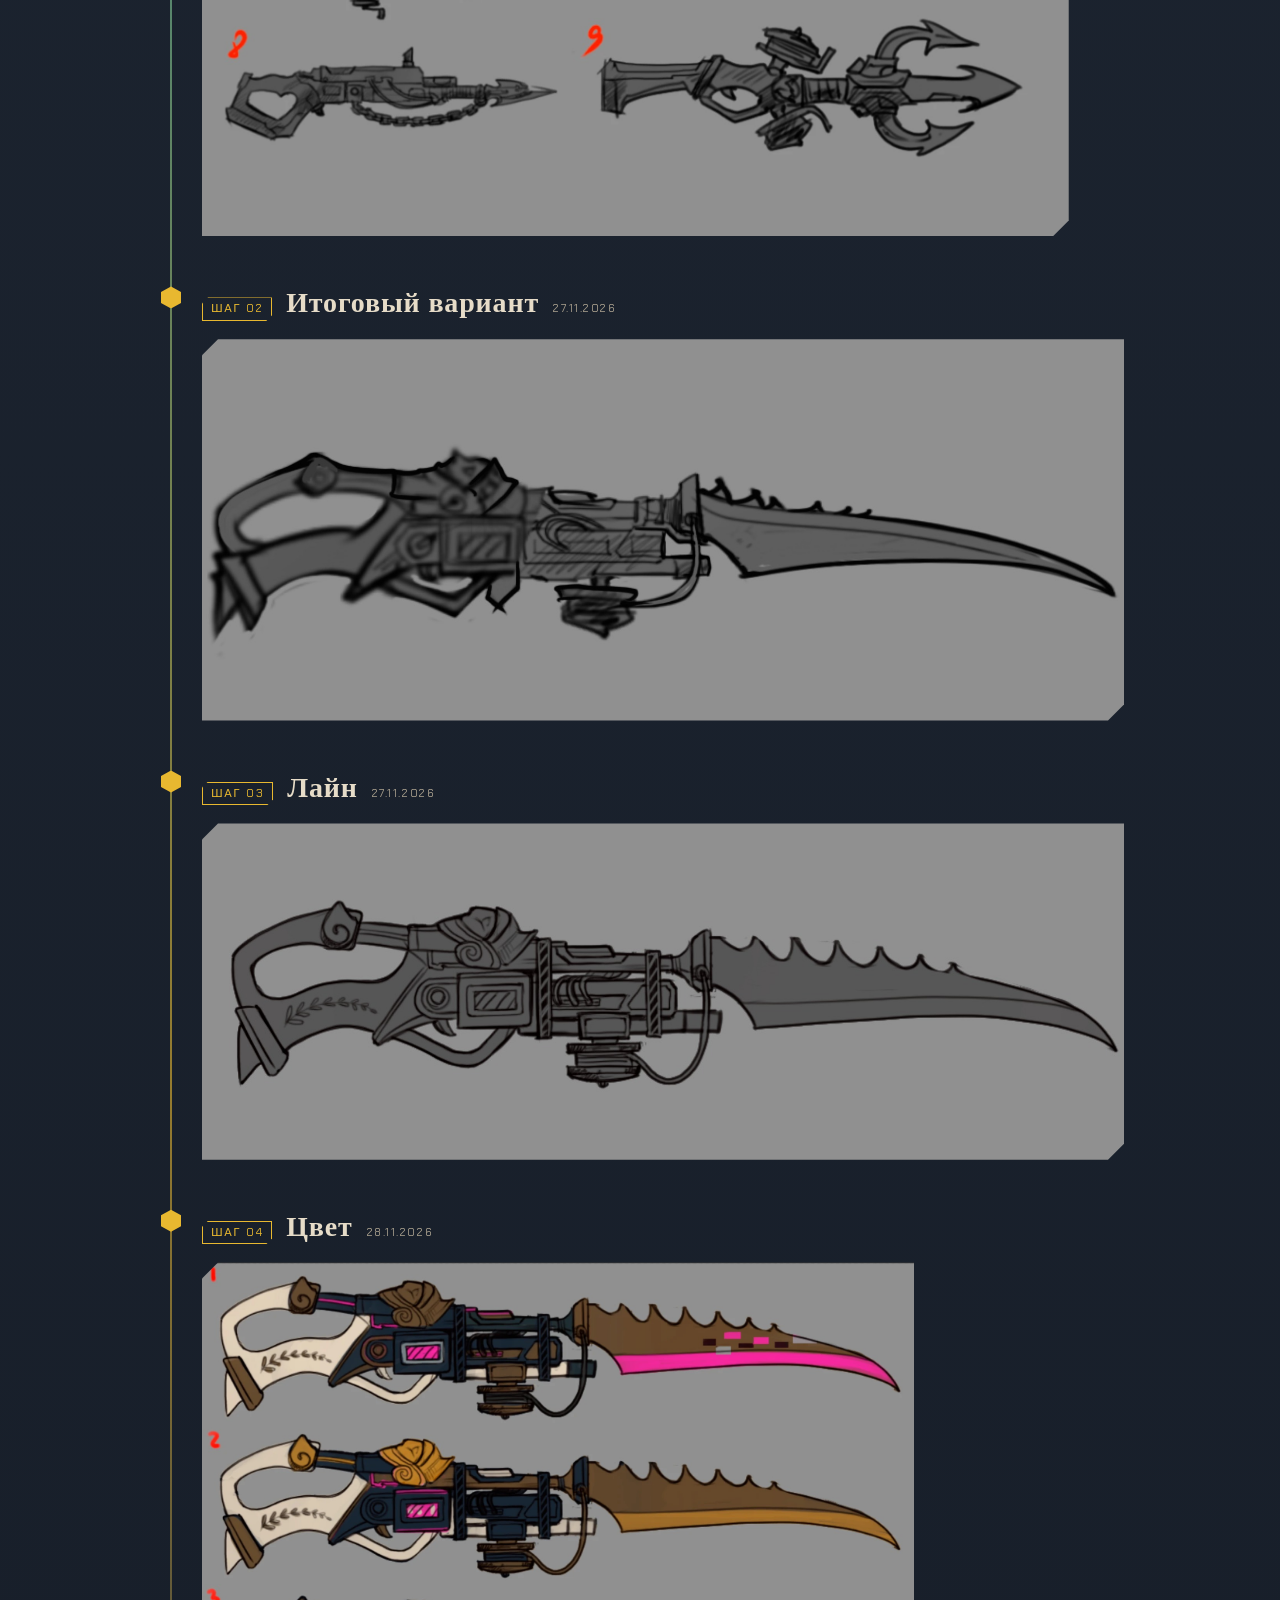
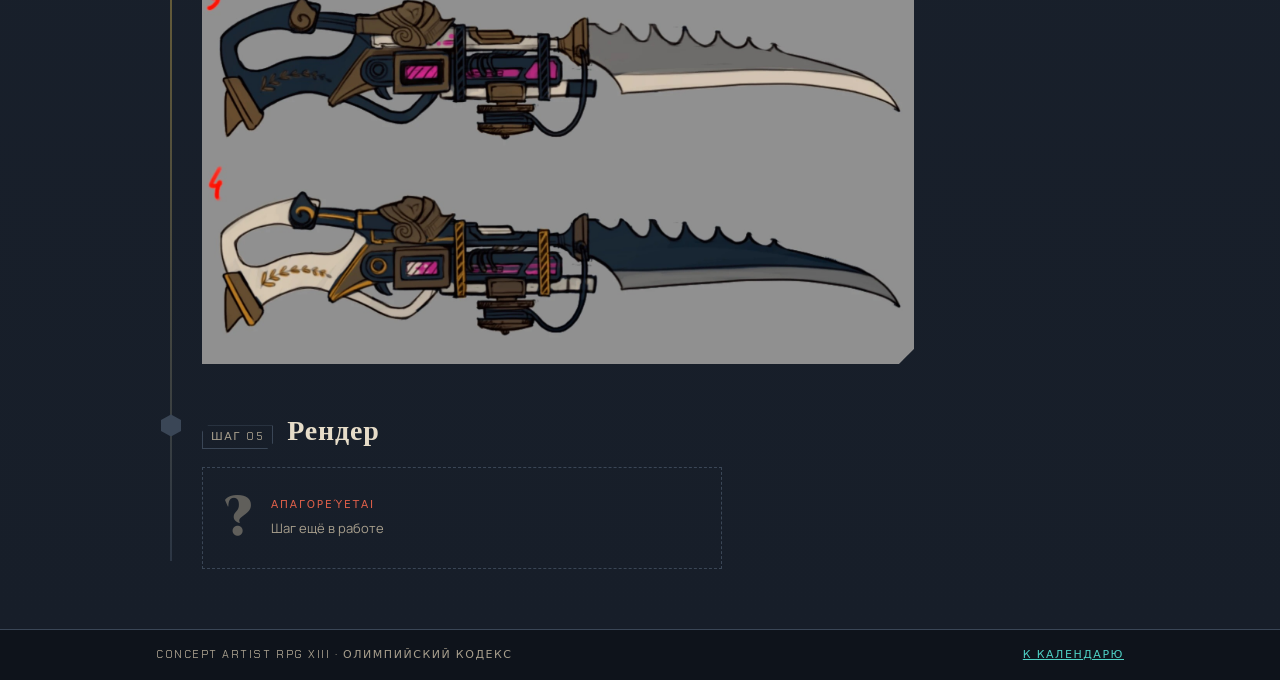
<file: carpg13/task-02.html>
<!doctype html>
<html lang="ru">
<head>
<meta charset="utf-8">
<meta name="viewport" content="width=device-width, initial-scale=1, viewport-fit=cover">
<title>Дар богов · CARPG XIII</title>
<link rel="stylesheet" href="https://fonts.googleapis.com/css2?family=Cinzel:wght@500;700;900&family=Chakra+Petch:wght@400;600&family=Manrope:wght@400;600&display=swap">
<style>
:root{
  --void:#0e131b; --night:#1d2531; --line:#3a4656;
  --bone:#e6dcc8; --bone-dim:#a89f8d; --glow:#4fd1c5;
  --gold:#e8b830; --alert:#e0604a; --acc:var(--gold);
  --display:"Cinzel",Georgia,serif; --hud:"Chakra Petch","Segoe UI",system-ui,sans-serif; --body:"Manrope","Segoe UI",system-ui,sans-serif;
  color-scheme:dark;
}
*{box-sizing:border-box}
body{margin:0;background:var(--void);color:var(--bone);font-family:var(--body);font-size:15px;line-height:1.6;overflow-x:hidden}
img{max-width:100%}
[hidden]{display:none!important}
.in{max-width:1000px;margin:0 auto;padding-left:max(16px,env(safe-area-inset-left,0px));padding-right:max(16px,env(safe-area-inset-right,0px))}
.hud{font-family:var(--hud);text-transform:uppercase;letter-spacing:.14em}
header{position:relative;background:
  linear-gradient(rgba(79,209,197,.06) 1px,transparent 1px) 0 0/40px 40px,
  linear-gradient(90deg,rgba(79,209,197,.06) 1px,transparent 1px) 0 0/40px 40px,
  radial-gradient(80% 120% at 85% 30%,#16303a,var(--void) 70%);border-bottom:1px solid var(--line);
  padding-top:env(safe-area-inset-top,0px)}
header::after{content:"";position:absolute;inset:0;pointer-events:none;background:repeating-linear-gradient(0deg,rgba(0,0,0,.22) 0 1px,transparent 1px 3px)}
.top{position:relative;z-index:1;padding-block:22px 34px}
.back{display:inline-block;color:var(--glow);text-decoration:none;font-size:12px;border:1px solid var(--glow);padding:6px 14px;
  clip-path:polygon(6px 0,100% 0,100% calc(100% - 6px),calc(100% - 6px) 100%,0 100%,0 6px)}
.back:hover{background:rgba(79,209,197,.12)}
.back:focus-visible{outline:2px solid var(--glow);outline-offset:3px}
.ttl{display:flex;align-items:baseline;gap:16px;flex-wrap:wrap;margin-top:22px}
.gr{font-family:var(--display);font-weight:900;font-size:clamp(40px,7vw,64px);line-height:1;color:var(--gold);text-shadow:0 0 14px rgba(232,184,48,.5)}
h1{font-family:var(--display);font-weight:900;font-size:clamp(30px,5.5vw,56px);line-height:1;margin:0;
  background:linear-gradient(180deg,#f4ecdc 30%,#b9ab90);-webkit-background-clip:text;background-clip:text;color:transparent}
.sub{font-family:var(--display);color:var(--bone-dim);font-size:clamp(16px,2.2vw,20px);margin-top:8px}
.meta{margin-top:14px;display:flex;flex-wrap:wrap;gap:6px 22px;font-size:12px;color:var(--bone-dim)}
.meta b{color:var(--gold);font-weight:600}
.bar{display:flex;gap:6px;margin-top:16px;max-width:360px}
.bar i{flex:1;height:7px;background:var(--line)}
.bar i.on{background:var(--gold);box-shadow:0 0 6px var(--gold)}

main{position:relative;background:linear-gradient(180deg,var(--night),#171e29);padding-block:40px 60px}
.steps{position:relative;list-style:none;margin:0;padding:0 0 0 46px}
.steps::before{content:"";position:absolute;left:14px;top:8px;bottom:8px;width:2px;background:linear-gradient(var(--glow),var(--gold) 60%,var(--line));opacity:.6}
.step{position:relative;margin-bottom:46px}
.step:last-child{margin-bottom:0}
.node{position:absolute;left:-41px;top:4px;width:20px;height:22px;background:var(--acc);clip-path:polygon(50% 0,100% 25%,100% 75%,50% 100%,0 75%,0 25%);filter:drop-shadow(0 0 8px var(--acc))}
.step.lock .node{background:var(--line);filter:none}
.sh{display:flex;flex-wrap:wrap;align-items:baseline;gap:6px 14px;margin-bottom:12px}
.no{font-size:11px;color:var(--gold);border:1px solid var(--gold);padding:2px 8px;clip-path:polygon(6px 0,100% 0,100% calc(100% - 6px),calc(100% - 6px) 100%,0 100%,0 6px)}
.step.lock .no{color:var(--bone-dim);border-color:var(--line)}
.sh h2{font-family:var(--display);font-weight:700;font-size:clamp(20px,3vw,28px);margin:0;letter-spacing:.03em}
.date{font-size:11px;color:var(--bone-dim)}
.txt{max-width:62ch;color:var(--bone);margin:0 0 16px}
.txt p{margin:0 0 8px}
.shot{display:block;padding:0;border:0;background:rgba(14,19,27,.7);cursor:zoom-in;max-width:100%;position:relative;
  clip-path:polygon(16px 0,100% 0,100% calc(100% - 16px),calc(100% - 16px) 100%,0 100%,0 16px)}
.shot img{display:block;max-width:100%;height:auto;max-height:78vh}
.shot:focus-visible{outline:2px solid var(--gold);outline-offset:4px}
.lockbox{border:1px dashed var(--line);padding:22px;max-width:520px;color:var(--bone-dim);font-size:13px;display:flex;align-items:center;gap:18px}
.lockbox .q{font-family:var(--display);font-weight:900;font-size:56px;line-height:1;opacity:.5}
.lockbox .deny{color:var(--alert);font-size:10.5px;letter-spacing:.18em;display:block;margin-bottom:4px}
.story{position:relative;margin-bottom:54px;padding:24px 26px;background:rgba(14,19,27,.6);border-left:3px solid var(--gold);max-width:72ch}
.story::before{content:"";position:absolute;right:0;top:0;width:26px;height:26px;border:2px solid var(--glow);border-left:0;border-bottom:0;opacity:.7}
.story-txt p{margin:0 0 12px}
.story-txt p:last-child{margin-bottom:0}
.story-txt .big{font-family:var(--display);font-size:clamp(18px,2.4vw,22px);line-height:1.45;color:#f4ecdc}
.err{color:var(--alert);font-size:.85em;letter-spacing:.08em}
.steps-h{margin-bottom:22px}
footer{border-top:1px solid var(--line);font-size:11px;color:var(--bone-dim);padding-bottom:env(safe-area-inset-bottom,0px)}
footer .in{padding-block:16px;display:flex;flex-wrap:wrap;justify-content:space-between;gap:6px 16px}
footer a{color:var(--glow)}

.lb{position:fixed;inset:0;background:rgba(8,11,16,.96);z-index:20;display:grid;grid-template-rows:auto 1fr;
  padding:calc(12px + env(safe-area-inset-top,0px)) max(16px,env(safe-area-inset-right,0px)) calc(14px + env(safe-area-inset-bottom,0px)) max(16px,env(safe-area-inset-left,0px))}
.lb-top{display:flex;justify-content:space-between;align-items:center;gap:12px}
.lb-top h3{font-family:var(--display);font-weight:700;margin:0;font-size:18px;min-width:0}
.lb button{background:transparent;color:var(--glow);border:1px solid var(--glow);padding:6px 14px;font:600 12px var(--hud);letter-spacing:.14em;text-transform:uppercase;cursor:pointer}
.lb-img{overflow:auto;display:grid;place-items:center;min-height:0;margin-top:10px}
.lb-img img{max-width:100%;max-height:100%;cursor:zoom-in}
.lb-img.zoom{place-items:start}
.lb-img.zoom img{max-width:none;max-height:none;cursor:zoom-out}
</style>
</head>
<body>
<header>
  <div class="in top">
    <a class="back hud" href="index.html">&#8592; Календарь</a>
    <div class="ttl"><span class="gr" aria-hidden="true">Β′</span><h1>Дар богов</h1></div>
    <div class="sub">Спутник, артефакт или оружие · гарпун Персея</div>
    <div class="meta hud"><span>task_02</span><span>Автор <b>Cangrida</b></span><span>Статус <b id="st"></b></span></div>
    <div class="bar" id="bar" aria-hidden="true"></div>
  </div>
</header>

<main>
  <div class="in">
    <section class="story" aria-labelledby="story-h">
      <div class="sh"><span class="no hud">досье</span><h2 id="story-h">Описание</h2></div>
      <div class="story-txt">
        <p class="big">Ты - Персей.<br>Тебе 22 года.<br>Ты живёшь в Последней гавани на острове Сериф.</p>
        <p>Ты рыбак. Тебя вырастил старый Диктис - когда-то он вытащил из моря ящик, а в ящике был ты.</p>
        <p>Говорят, твой отец - глава Olympus Systems. Ты его ни разу не видел.</p>
        <p>В твоём мире были боги - в башнях. Olympus Systems, Pelagic Industries, Midas Holdings, Moirai System. Они раздавали людям дары: машины и протоколы, похожие на чудеса. Люди просили через терминалы, и боги отвечали.</p>
        <p>Потом Olympus замолчал. Серверы гудят, огни на холме горят, но на любой запрос приходит одно: <span class="err hud">«нет ответа»</span>. Боги перестали отвечать.</p>
        <p>А дары остались. Без хозяев они сбоят. В гавани пропадают корабли. Сети тянут из чёрной воды то, чего там быть не должно.</p>
        <p>У тебя есть гарпун и протез, сомкнутый с его древком. Гарпун тебя слушается, но пиксельный распад уже дошёл до ключицы.</p>
        <p>Ты не собирался быть героем. Просто больше некому идти туда, откуда приходит сбой: вниз, в затонувший Талассар, потом в золотой Аурелис - и дальше, в Излом, где рвутся нити судьбы.</p>
      </div>
    </section>
    <div class="sh steps-h"><span class="no hud">ход работы</span><h2>Шаги</h2></div>
    <ol class="steps" id="steps"></ol>
  </div>
</main>
<footer class="hud"><div class="in"><span>Concept Artist RPG XIII · Олимпийский кодекс</span><a href="index.html">К календарю</a></div></footer>

<div class="lb" id="lb" hidden role="dialog" aria-modal="true" aria-labelledby="lb-title">
  <div class="lb-top"><h3 id="lb-title"></h3><button type="button" id="lb-close">Закрыть</button></div>
  <div class="lb-img" id="lb-img"><img id="lb-pic" alt=""></div>
</div>

<script>
/* Шаги задания. Новый шаг: добавить объект; закрытый шаг - img:null. */
const STEPS=[
 {title:"Поиск силуэта",date:"27.11.2026",img:"images/02-poisk.jpg",text:[]},
 {title:"Итоговый вариант",date:"27.11.2026",img:"images/02-itog.jpg",text:[]},
 {title:"Лайн",date:"27.11.2026",img:"images/02-lain.jpg",text:[]},
 {title:"Цвет",date:"28.11.2026",img:"images/02-cvet.jpg",text:[]},
 {title:"Рендер",date:"",img:null,text:[]}
];
const ol=document.getElementById("steps");let done=0;
STEPS.forEach((s,i)=>{
  const li=document.createElement("li");li.className="step"+(s.img?"":" lock");if(s.img)done++;
  const n=String(i+1).padStart(2,"0");
  li.innerHTML=`<span class="node" aria-hidden="true"></span>
   <div class="sh"><span class="no hud">шаг ${n}</span><h2>${s.title}</h2>${s.date?`<span class="date hud">${s.date}</span>`:""}</div>
   ${s.text.length?`<div class="txt">${s.text.map(t=>`<p>${t}</p>`).join("")}</div>`:""}
   ${s.img?`<button type="button" class="shot" aria-label="Открыть крупно: ${s.title}"><img src="${s.img}" alt="${s.title}" loading="lazy"></button>`
     :`<div class="lockbox"><span class="q" aria-hidden="true">?</span><span><span class="deny hud">απαγορεύεται</span>Шаг ещё в работе</span></div>`}`;
  if(s.img)li.querySelector(".shot").addEventListener("click",()=>show(s));
  ol.appendChild(li);
});
document.getElementById("st").textContent=done===STEPS.length?"готово":`в работе · ${done} из ${STEPS.length}`;
document.getElementById("bar").innerHTML=STEPS.map((s,i)=>`<i class="${i<done?"on":""}"></i>`).join("");
const lb=document.getElementById("lb"),pic=document.getElementById("lb-pic"),box=document.getElementById("lb-img");let last=null;
function show(s){last=document.activeElement;document.getElementById("lb-title").textContent=s.title;pic.src=s.img;pic.alt=s.title;box.classList.remove("zoom");lb.hidden=false;document.getElementById("lb-close").focus();}
function hide(){lb.hidden=true;if(last)last.focus();}
pic.addEventListener("click",()=>box.classList.toggle("zoom"));
document.getElementById("lb-close").addEventListener("click",hide);
lb.addEventListener("click",e=>{if(e.target===lb)hide();});
document.addEventListener("keydown",e=>{if(e.key==="Escape"&&!lb.hidden)hide();});
</script>
</body>
</html>
</file>
<file: fonts.css>
/* Self-hosted fonts - no external requests */
@font-face{font-family:'Inter';font-style:normal;font-weight:300;font-display:swap;src:url('fonts/inter-cyrillic-300-normal.woff2') format('woff2');unicode-range:U+0301, U+0400-045F, U+0490-0491, U+04B0-04B1, U+2116;}
@font-face{font-family:'Inter';font-style:normal;font-weight:400;font-display:swap;src:url('fonts/inter-cyrillic-400-normal.woff2') format('woff2');unicode-range:U+0301, U+0400-045F, U+0490-0491, U+04B0-04B1, U+2116;}
@font-face{font-family:'Inter';font-style:normal;font-weight:500;font-display:swap;src:url('fonts/inter-cyrillic-500-normal.woff2') format('woff2');unicode-range:U+0301, U+0400-045F, U+0490-0491, U+04B0-04B1, U+2116;}
@font-face{font-family:'Inter';font-style:normal;font-weight:600;font-display:swap;src:url('fonts/inter-cyrillic-600-normal.woff2') format('woff2');unicode-range:U+0301, U+0400-045F, U+0490-0491, U+04B0-04B1, U+2116;}
@font-face{font-family:'Inter';font-style:normal;font-weight:300;font-display:swap;src:url('fonts/inter-latin-300-normal.woff2') format('woff2');unicode-range:U+0000-00FF, U+0131, U+0152-0153, U+02BB-02BC, U+02C6, U+02DA, U+02DC, U+0304, U+0308, U+0329, U+2000-206F, U+20AC, U+2122, U+2191, U+2193, U+2212, U+2215, U+FEFF, U+FFFD;}
@font-face{font-family:'Inter';font-style:normal;font-weight:400;font-display:swap;src:url('fonts/inter-latin-400-normal.woff2') format('woff2');unicode-range:U+0000-00FF, U+0131, U+0152-0153, U+02BB-02BC, U+02C6, U+02DA, U+02DC, U+0304, U+0308, U+0329, U+2000-206F, U+20AC, U+2122, U+2191, U+2193, U+2212, U+2215, U+FEFF, U+FFFD;}
@font-face{font-family:'Inter';font-style:normal;font-weight:500;font-display:swap;src:url('fonts/inter-latin-500-normal.woff2') format('woff2');unicode-range:U+0000-00FF, U+0131, U+0152-0153, U+02BB-02BC, U+02C6, U+02DA, U+02DC, U+0304, U+0308, U+0329, U+2000-206F, U+20AC, U+2122, U+2191, U+2193, U+2212, U+2215, U+FEFF, U+FFFD;}
@font-face{font-family:'Inter';font-style:normal;font-weight:600;font-display:swap;src:url('fonts/inter-latin-600-normal.woff2') format('woff2');unicode-range:U+0000-00FF, U+0131, U+0152-0153, U+02BB-02BC, U+02C6, U+02DA, U+02DC, U+0304, U+0308, U+0329, U+2000-206F, U+20AC, U+2122, U+2191, U+2193, U+2212, U+2215, U+FEFF, U+FFFD;}
@font-face{font-family:'Playfair Display';font-style:normal;font-weight:400;font-display:swap;src:url('fonts/playfair-display-cyrillic-400-normal.woff2') format('woff2');unicode-range:U+0301, U+0400-045F, U+0490-0491, U+04B0-04B1, U+2116;}
@font-face{font-family:'Playfair Display';font-style:normal;font-weight:700;font-display:swap;src:url('fonts/playfair-display-cyrillic-700-normal.woff2') format('woff2');unicode-range:U+0301, U+0400-045F, U+0490-0491, U+04B0-04B1, U+2116;}
@font-face{font-family:'Playfair Display';font-style:italic;font-weight:400;font-display:swap;src:url('fonts/playfair-display-cyrillic-400-italic.woff2') format('woff2');unicode-range:U+0301, U+0400-045F, U+0490-0491, U+04B0-04B1, U+2116;}
@font-face{font-family:'Playfair Display';font-style:normal;font-weight:400;font-display:swap;src:url('fonts/playfair-display-latin-400-normal.woff2') format('woff2');unicode-range:U+0000-00FF, U+0131, U+0152-0153, U+02BB-02BC, U+02C6, U+02DA, U+02DC, U+0304, U+0308, U+0329, U+2000-206F, U+20AC, U+2122, U+2191, U+2193, U+2212, U+2215, U+FEFF, U+FFFD;}
@font-face{font-family:'Playfair Display';font-style:normal;font-weight:700;font-display:swap;src:url('fonts/playfair-display-latin-700-normal.woff2') format('woff2');unicode-range:U+0000-00FF, U+0131, U+0152-0153, U+02BB-02BC, U+02C6, U+02DA, U+02DC, U+0304, U+0308, U+0329, U+2000-206F, U+20AC, U+2122, U+2191, U+2193, U+2212, U+2215, U+FEFF, U+FFFD;}
@font-face{font-family:'Playfair Display';font-style:italic;font-weight:400;font-display:swap;src:url('fonts/playfair-display-latin-400-italic.woff2') format('woff2');unicode-range:U+0000-00FF, U+0131, U+0152-0153, U+02BB-02BC, U+02C6, U+02DA, U+02DC, U+0304, U+0308, U+0329, U+2000-206F, U+20AC, U+2122, U+2191, U+2193, U+2212, U+2215, U+FEFF, U+FFFD;}
@font-face{font-family:'DM Mono';font-style:normal;font-weight:300;font-display:swap;src:url('fonts/dm-mono-latin-300-normal.woff2') format('woff2');unicode-range:U+0000-00FF, U+0131, U+0152-0153, U+02BB-02BC, U+02C6, U+02DA, U+02DC, U+0304, U+0308, U+0329, U+2000-206F, U+20AC, U+2122, U+2191, U+2193, U+2212, U+2215, U+FEFF, U+FFFD;}
@font-face{font-family:'DM Mono';font-style:normal;font-weight:400;font-display:swap;src:url('fonts/dm-mono-latin-400-normal.woff2') format('woff2');unicode-range:U+0000-00FF, U+0131, U+0152-0153, U+02BB-02BC, U+02C6, U+02DA, U+02DC, U+0304, U+0308, U+0329, U+2000-206F, U+20AC, U+2122, U+2191, U+2193, U+2212, U+2215, U+FEFF, U+FFFD;}
@font-face{font-family:'Unbounded';font-style:normal;font-weight:300;font-display:swap;src:url('fonts/unbounded-cyrillic-300-normal.woff2') format('woff2');unicode-range:U+0301, U+0400-045F, U+0490-0491, U+04B0-04B1, U+2116;}
@font-face{font-family:'Unbounded';font-style:normal;font-weight:400;font-display:swap;src:url('fonts/unbounded-cyrillic-400-normal.woff2') format('woff2');unicode-range:U+0301, U+0400-045F, U+0490-0491, U+04B0-04B1, U+2116;}
@font-face{font-family:'Unbounded';font-style:normal;font-weight:300;font-display:swap;src:url('fonts/unbounded-latin-300-normal.woff2') format('woff2');unicode-range:U+0000-00FF, U+0131, U+0152-0153, U+02BB-02BC, U+02C6, U+02DA, U+02DC, U+0304, U+0308, U+0329, U+2000-206F, U+20AC, U+2122, U+2191, U+2193, U+2212, U+2215, U+FEFF, U+FFFD;}
@font-face{font-family:'Unbounded';font-style:normal;font-weight:400;font-display:swap;src:url('fonts/unbounded-latin-400-normal.woff2') format('woff2');unicode-range:U+0000-00FF, U+0131, U+0152-0153, U+02BB-02BC, U+02C6, U+02DA, U+02DC, U+0304, U+0308, U+0329, U+2000-206F, U+20AC, U+2122, U+2191, U+2193, U+2212, U+2215, U+FEFF, U+FFFD;}
@font-face{font-family:'Cormorant Garamond';font-style:normal;font-weight:300;font-display:swap;src:url('fonts/cormorant-garamond-cyrillic-300-normal.woff2') format('woff2');unicode-range:U+0301, U+0400-045F, U+0490-0491, U+04B0-04B1, U+2116;}
@font-face{font-family:'Cormorant Garamond';font-style:normal;font-weight:400;font-display:swap;src:url('fonts/cormorant-garamond-cyrillic-400-normal.woff2') format('woff2');unicode-range:U+0301, U+0400-045F, U+0490-0491, U+04B0-04B1, U+2116;}
@font-face{font-family:'Cormorant Garamond';font-style:italic;font-weight:300;font-display:swap;src:url('fonts/cormorant-garamond-cyrillic-300-italic.woff2') format('woff2');unicode-range:U+0301, U+0400-045F, U+0490-0491, U+04B0-04B1, U+2116;}
@font-face{font-family:'Cormorant Garamond';font-style:italic;font-weight:400;font-display:swap;src:url('fonts/cormorant-garamond-cyrillic-400-italic.woff2') format('woff2');unicode-range:U+0301, U+0400-045F, U+0490-0491, U+04B0-04B1, U+2116;}
@font-face{font-family:'Cormorant Garamond';font-style:normal;font-weight:300;font-display:swap;src:url('fonts/cormorant-garamond-latin-300-normal.woff2') format('woff2');unicode-range:U+0000-00FF, U+0131, U+0152-0153, U+02BB-02BC, U+02C6, U+02DA, U+02DC, U+0304, U+0308, U+0329, U+2000-206F, U+20AC, U+2122, U+2191, U+2193, U+2212, U+2215, U+FEFF, U+FFFD;}
@font-face{font-family:'Cormorant Garamond';font-style:normal;font-weight:400;font-display:swap;src:url('fonts/cormorant-garamond-latin-400-normal.woff2') format('woff2');unicode-range:U+0000-00FF, U+0131, U+0152-0153, U+02BB-02BC, U+02C6, U+02DA, U+02DC, U+0304, U+0308, U+0329, U+2000-206F, U+20AC, U+2122, U+2191, U+2193, U+2212, U+2215, U+FEFF, U+FFFD;}
@font-face{font-family:'Cormorant Garamond';font-style:italic;font-weight:300;font-display:swap;src:url('fonts/cormorant-garamond-latin-300-italic.woff2') format('woff2');unicode-range:U+0000-00FF, U+0131, U+0152-0153, U+02BB-02BC, U+02C6, U+02DA, U+02DC, U+0304, U+0308, U+0329, U+2000-206F, U+20AC, U+2122, U+2191, U+2193, U+2212, U+2215, U+FEFF, U+FFFD;}
@font-face{font-family:'Cormorant Garamond';font-style:italic;font-weight:400;font-display:swap;src:url('fonts/cormorant-garamond-latin-400-italic.woff2') format('woff2');unicode-range:U+0000-00FF, U+0131, U+0152-0153, U+02BB-02BC, U+02C6, U+02DA, U+02DC, U+0304, U+0308, U+0329, U+2000-206F, U+20AC, U+2122, U+2191, U+2193, U+2212, U+2215, U+FEFF, U+FFFD;}
@font-face{font-family:'Montserrat';font-style:normal;font-weight:200;font-display:swap;src:url('fonts/montserrat-cyrillic-200-normal.woff2') format('woff2');unicode-range:U+0301, U+0400-045F, U+0490-0491, U+04B0-04B1, U+2116;}
@font-face{font-family:'Montserrat';font-style:normal;font-weight:300;font-display:swap;src:url('fonts/montserrat-cyrillic-300-normal.woff2') format('woff2');unicode-range:U+0301, U+0400-045F, U+0490-0491, U+04B0-04B1, U+2116;}
@font-face{font-family:'Montserrat';font-style:normal;font-weight:400;font-display:swap;src:url('fonts/montserrat-cyrillic-400-normal.woff2') format('woff2');unicode-range:U+0301, U+0400-045F, U+0490-0491, U+04B0-04B1, U+2116;}
@font-face{font-family:'Montserrat';font-style:normal;font-weight:200;font-display:swap;src:url('fonts/montserrat-latin-200-normal.woff2') format('woff2');unicode-range:U+0000-00FF, U+0131, U+0152-0153, U+02BB-02BC, U+02C6, U+02DA, U+02DC, U+0304, U+0308, U+0329, U+2000-206F, U+20AC, U+2122, U+2191, U+2193, U+2212, U+2215, U+FEFF, U+FFFD;}
@font-face{font-family:'Montserrat';font-style:normal;font-weight:300;font-display:swap;src:url('fonts/montserrat-latin-300-normal.woff2') format('woff2');unicode-range:U+0000-00FF, U+0131, U+0152-0153, U+02BB-02BC, U+02C6, U+02DA, U+02DC, U+0304, U+0308, U+0329, U+2000-206F, U+20AC, U+2122, U+2191, U+2193, U+2212, U+2215, U+FEFF, U+FFFD;}
@font-face{font-family:'Montserrat';font-style:normal;font-weight:400;font-display:swap;src:url('fonts/montserrat-latin-400-normal.woff2') format('woff2');unicode-range:U+0000-00FF, U+0131, U+0152-0153, U+02BB-02BC, U+02C6, U+02DA, U+02DC, U+0304, U+0308, U+0329, U+2000-206F, U+20AC, U+2122, U+2191, U+2193, U+2212, U+2215, U+FEFF, U+FFFD;}
</file>
